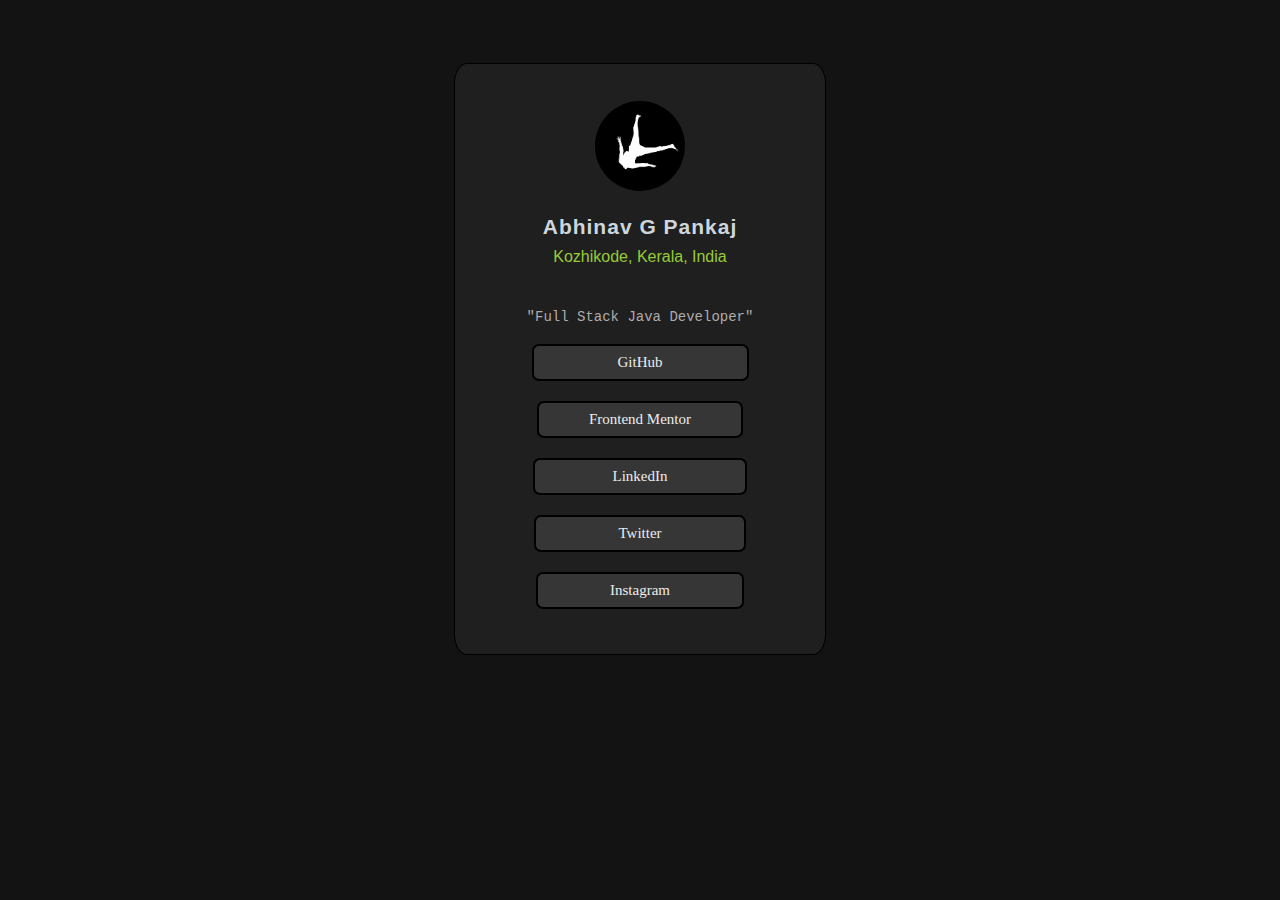
<file: HTML-CSS/Assignment 1/index.html>
<!DOCTYPE html>
<html lang="en">
<head>
    <meta charset="UTF-8">
    <meta name="viewport" content="width=device-width, initial-scale=1.0">
    <title>Assignment 1</title>
    <link rel="stylesheet" href="./style.css">
</head>
<body>
    <div class="popup">
        <img src="./Cb8WAK2c_4x.jpg" alt="photo">
        <h3 class="name">Abhinav G Pankaj</h3>
        <p class="address">Kozhikode, Kerala, India</p>
        <br>
        <p class="role">"Full Stack Java Developer"</p>
        <button class="github">GitHub</button>
        <button>Frontend Mentor</button>
        <button class="linkedin">LinkedIn</button>
        <button class="twitter">Twitter</button>
        <button class="instagram">Instagram</button>
    </div>
</body>
</html>
</file>
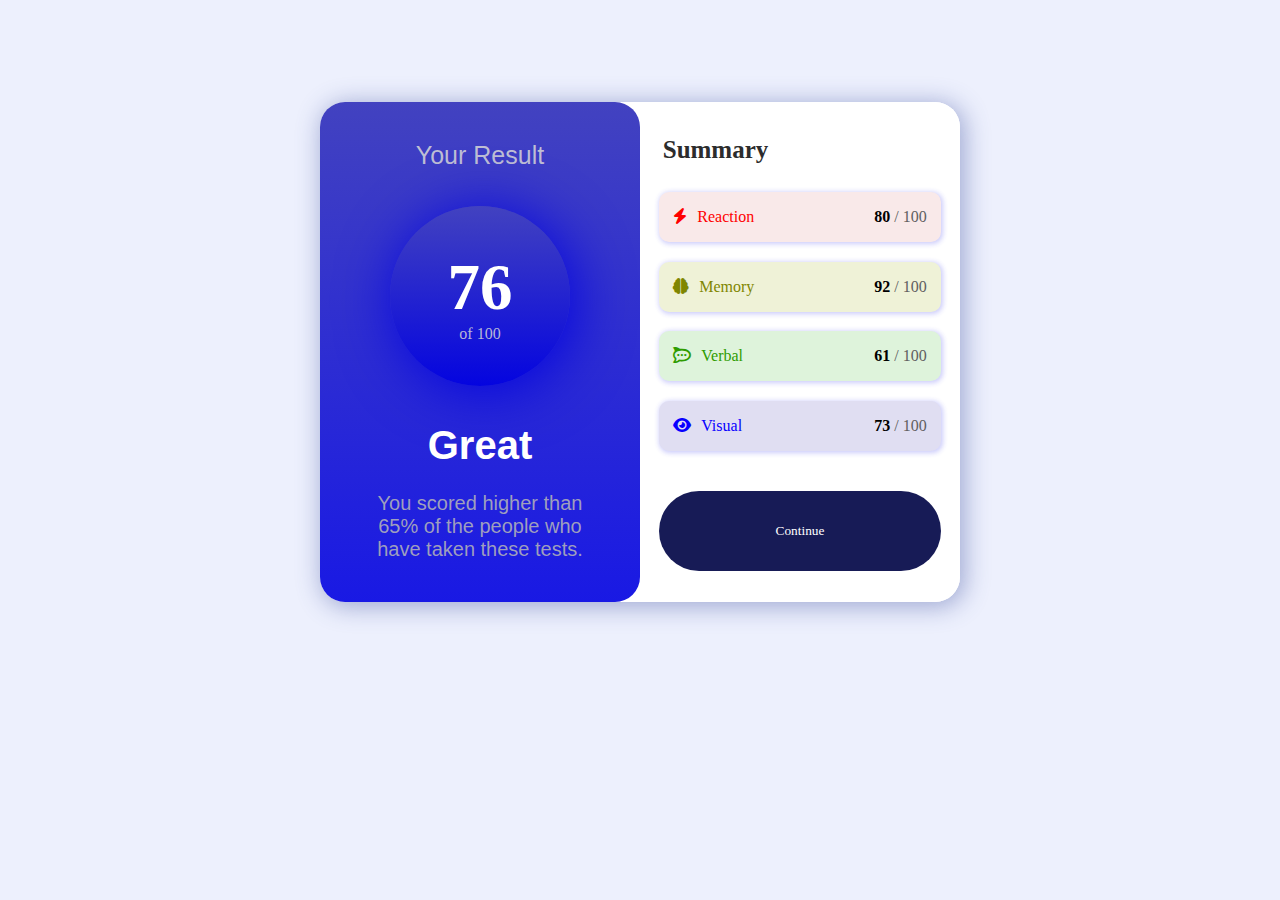
<file: HTML-CSS/Assignment 3/index.html>
<!DOCTYPE html>
<html lang="en">
<head>
    <meta charset="UTF-8">
    <meta name="viewport" content="width=device-width, initial-scale=1.0">
    <title>Test Result</title>
    <link rel="stylesheet" href="./style.css">
    <link rel="stylesheet" href="https://cdnjs.cloudflare.com/ajax/libs/font-awesome/6.7.2/css/all.min.css" integrity="sha512-Evv84Mr4kqVGRNSgIGL/F/aIDqQb7xQ2vcrdIwxfjThSH8CSR7PBEakCr51Ck+w+/U6swU2Im1vVX0SVk9ABhg==" crossorigin="anonymous" referrerpolicy="no-referrer" />
</head>
<body>
    <!-- <div id="king"> -->
        <div id="main">
        <div class="left">
            <div class="result">
            <p>Your Result</p>
            </div>
            <div class="circle">
                <h1 style="font-size: 65px;">76</h1>
                <p>of 100</p>
            </div>
            <h1>Great</h1>
            <p>You scored higher than 65% of the people who have taken these tests.</p>
        </div>
        <div class="right">
            <h1>Summary</h1>
            <div class="reaction">
                <div><i class="fa-solid fa-bolt"></i>Reaction</div>
                <p><b>80</b> / 100</p>
            </div>
            <div class="memory">
                <div><i class="fa-solid fa-brain"></i>Memory</div>
                <p><b>92</b> / 100</p>
            </div>
            <div class="verbal">
                <div><i class="fa-brands fa-rocketchat"></i>Verbal</div>
                <p><b>61</b> / 100</p>
            </div>
            <div class="visual">
                <div><i class="fa-solid fa-eye"></i>Visual</div>
                <p><b>73</b> / 100</p>
            </div>
            <button>Continue</button>
        </div>
    </div>
    <!-- </div> -->
</body>
</html>
</file>
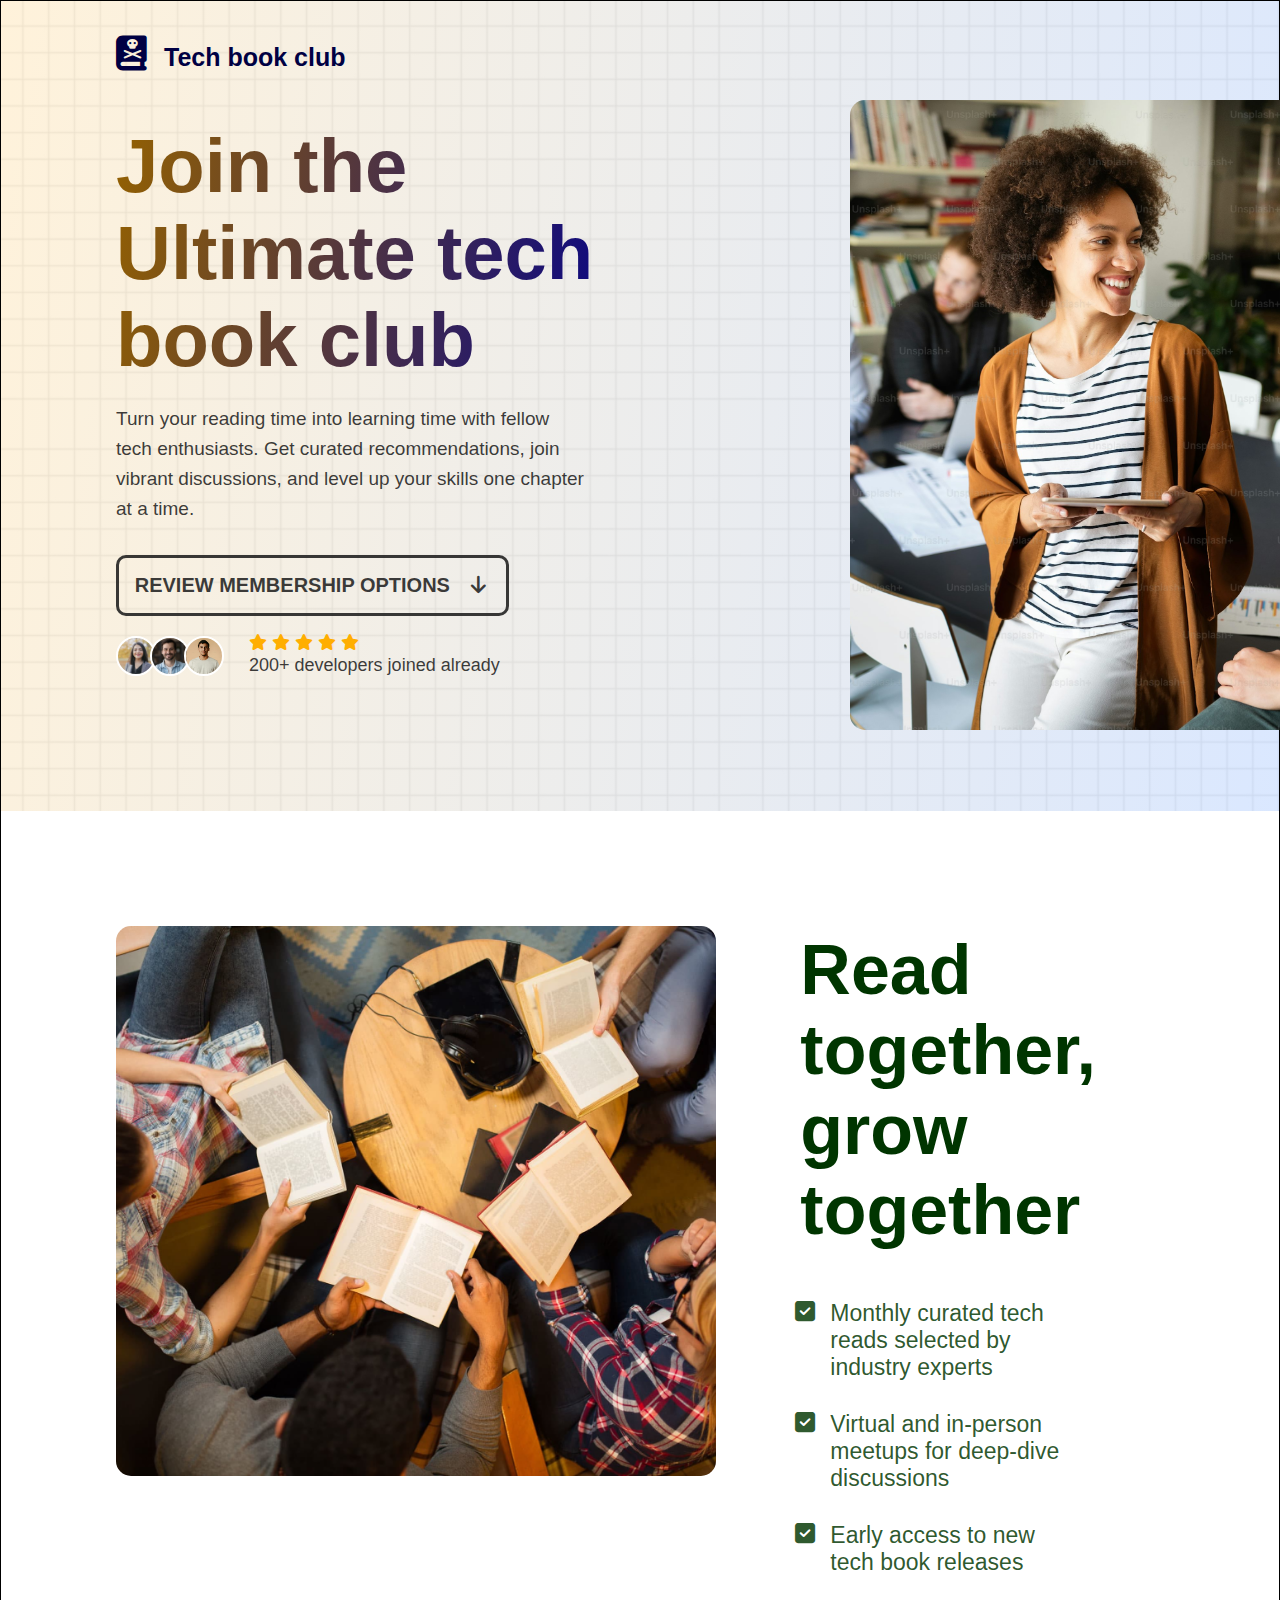
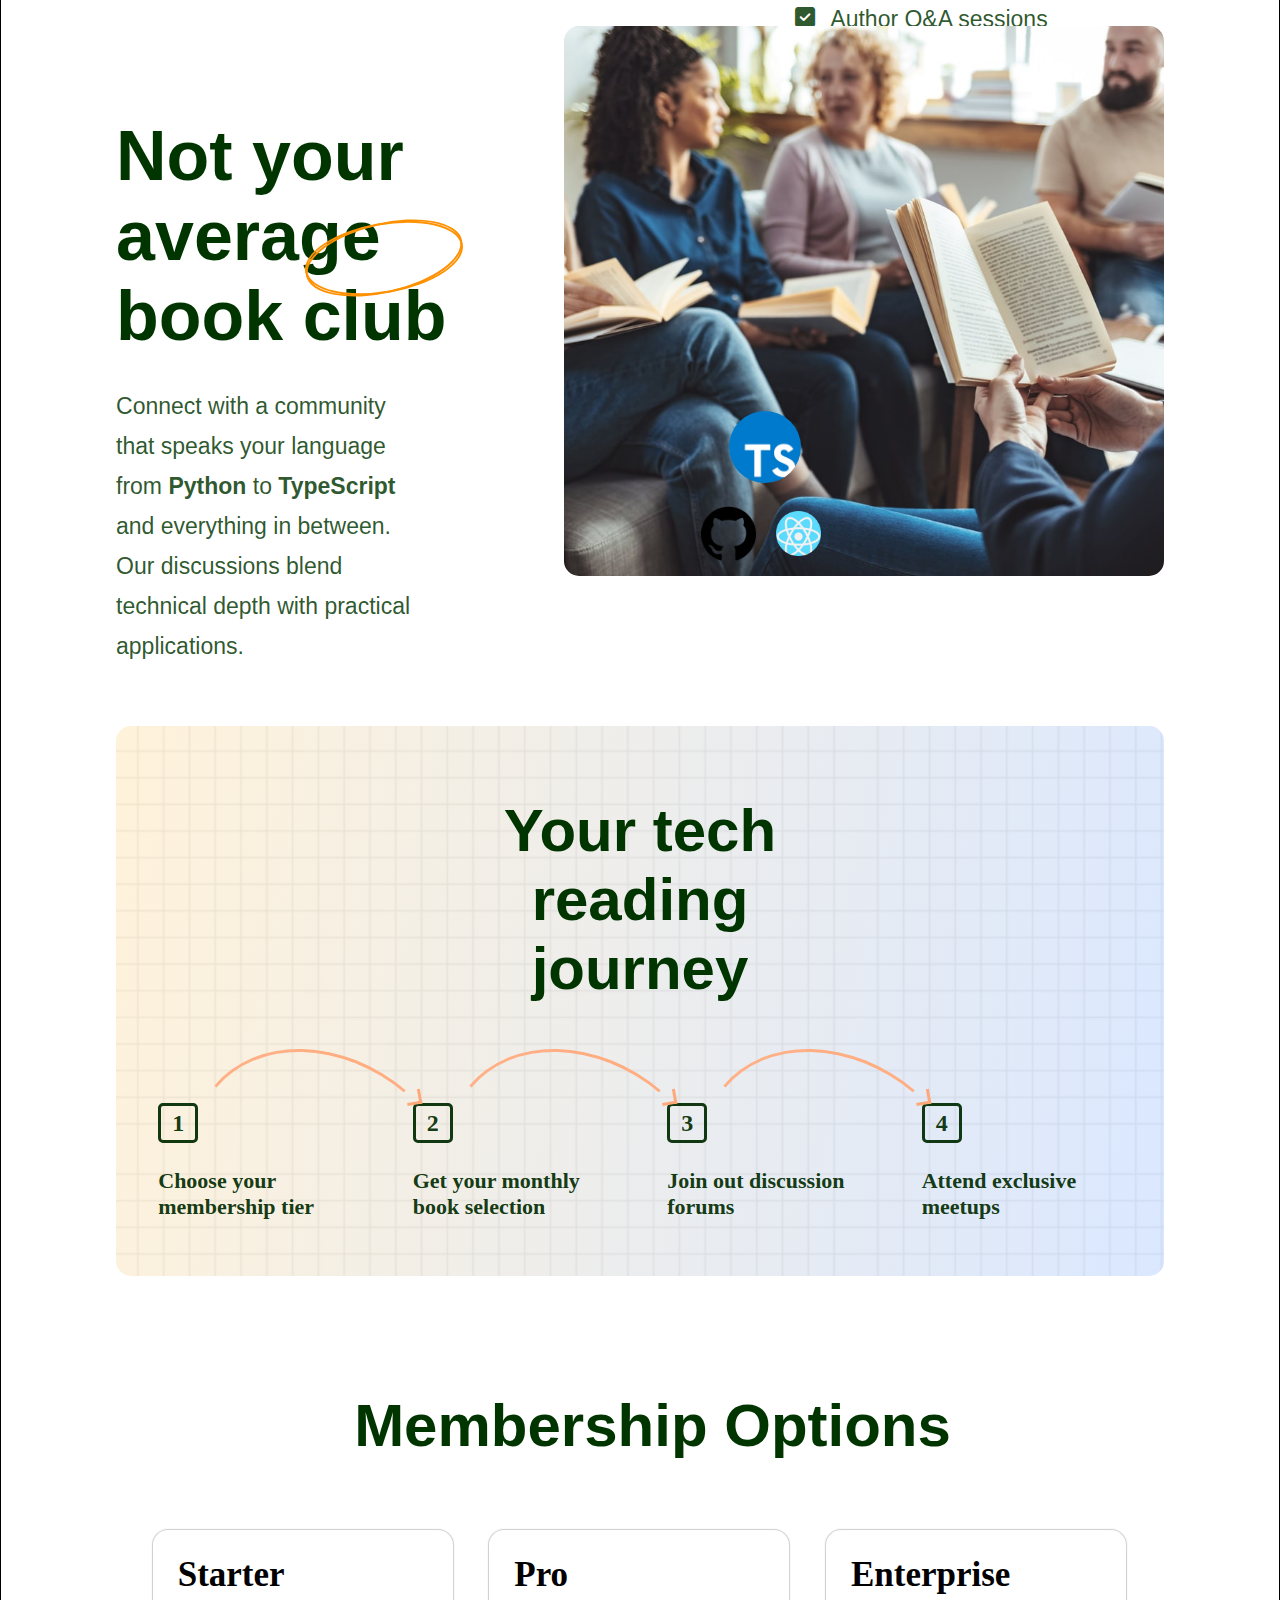
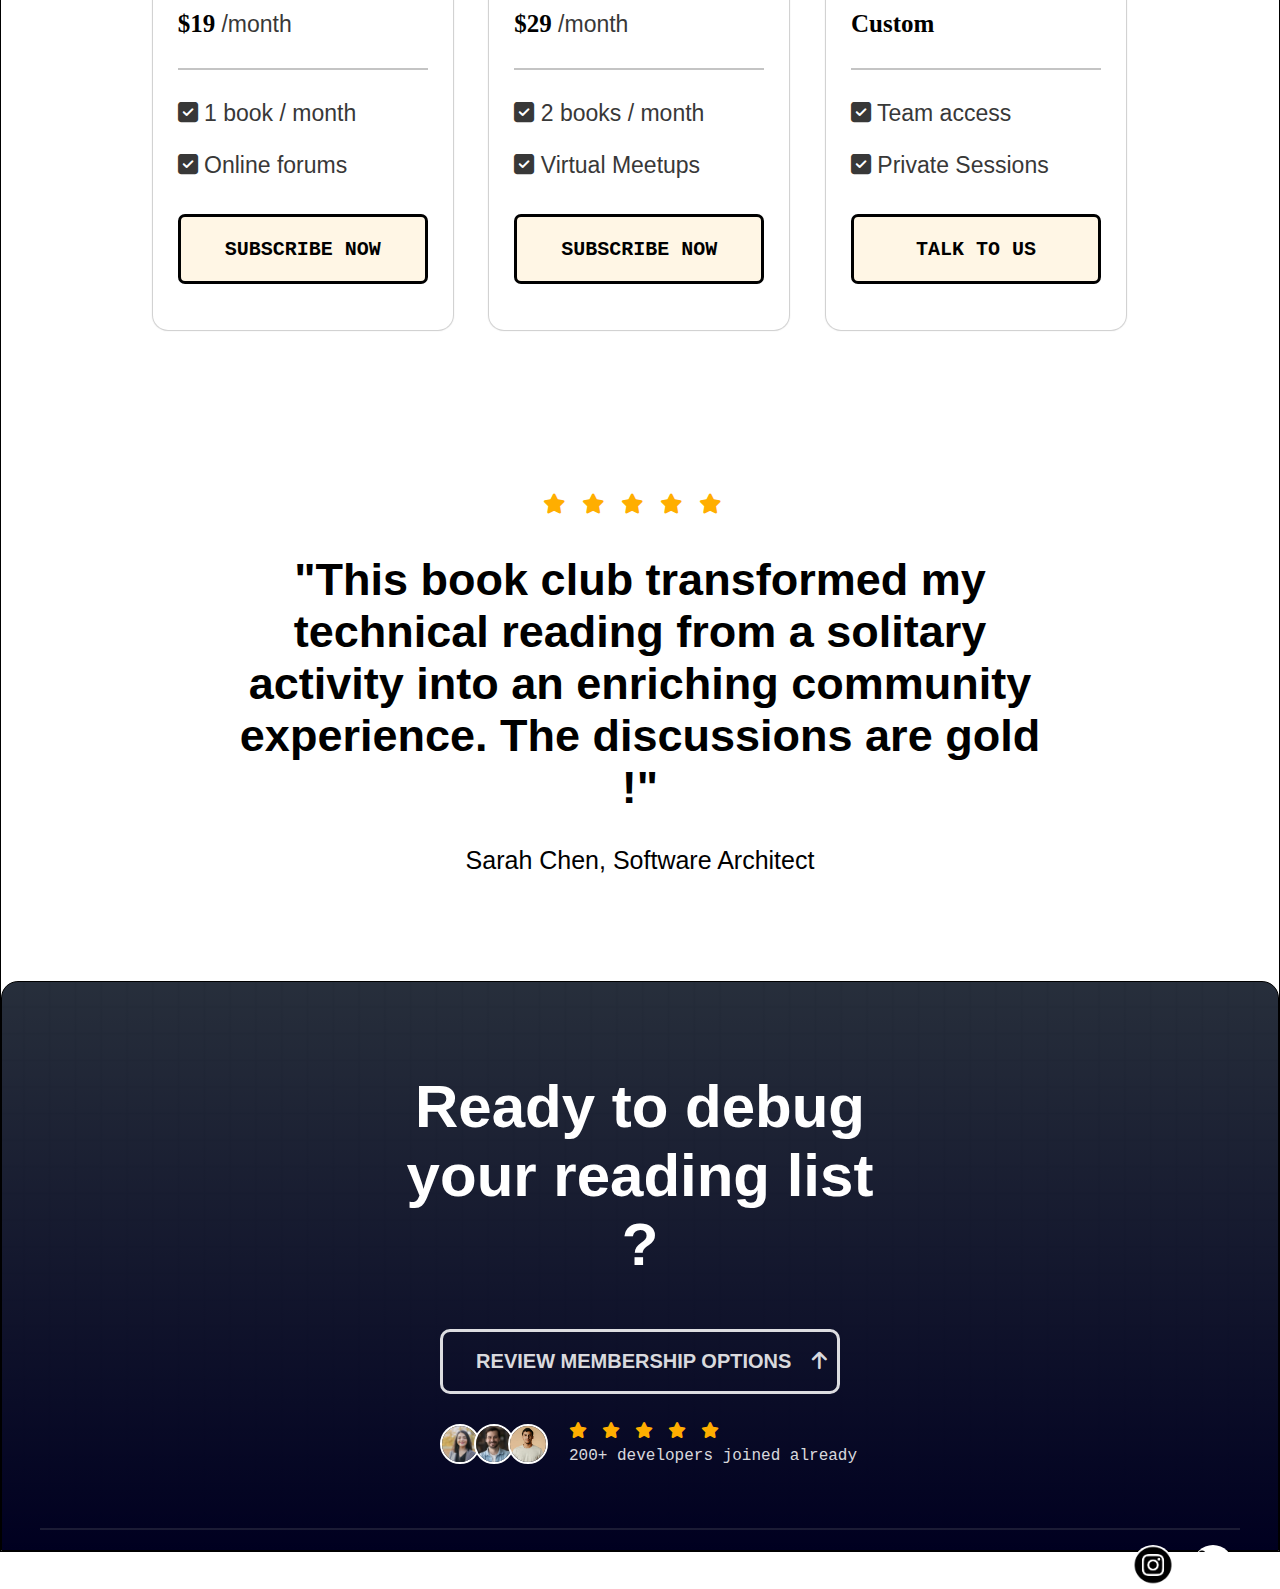
<file: HTML-CSS/Assignment 4/index.html>
<!DOCTYPE html>
<html lang="en">
<head>
    <meta charset="UTF-8">
    <meta name="viewport" content="width= , initial-scale=1.0">
    <title>TechBook Club</title>
    <link rel="stylesheet" href="./style.css">
    <link rel="stylesheet" href="https://cdnjs.cloudflare.com/ajax/libs/font-awesome/6.7.2/css/all.min.css" integrity="sha512-Evv84Mr4kqVGRNSgIGL/F/aIDqQb7xQ2vcrdIwxfjThSH8CSR7PBEakCr51Ck+w+/U6swU2Im1vVX0SVk9ABhg==" crossorigin="anonymous" referrerpolicy="no-referrer" />
</head>
<body>
    <div id="main">


        <div class="box1">


            <div class="left">
            <h1 style="font-family:'Lucida Sans', 'Lucida Sans Regular', 'Lucida Grande', 'Lucida Sans Unicode', Geneva, Verdana, sans-serif ; font-size: 25px; color: rgb(0, 0, 67);"><i class="fa-solid fa-book-skull"></i> Tech book club</h1>
            <h1>Join the <br>Ultimate tech <br>book club</h1>

            <p>Turn your reading time into learning time with fellow tech enthusiasts. Get curated recommendations, join vibrant discussions, and level up your skills one chapter at a time.</p>

            <a href="#MO"><button>REVIEW MEMBERSHIP OPTIONS <i class="fa-solid fa-arrow-down"></i></button></a>
            <div class="reviews">
                <div class="pics">
                <img class="1st" src="./1.jpg" alt="dp1">
                <img src="./2.jpg" alt="dp2">
                <img src="./3.jpg" alt="dp3">
                </div>
                <div class="rating">
                    <div class="stars"><i class="fa-solid fa-star"></i><i class="fa-solid fa-star"></i><i class="fa-solid fa-star"></i><i class="fa-solid fa-star"></i><i class="fa-solid fa-star"></i>
                    </div>
                    <div class="desc"><p>200+ developers joined already</p>
                    </div>
                </div>
            </div>
            </div>
            <div class="right">
                <img src="./premium_photo-1661420122832-438371b5ef78.jpg" alt="workplace">
            </div>
        </div>


        <div class="box2">


            <div class="left">
                <img src="./104702698-GettyImages-583816330-book-club.jpg" alt="2nd left">
            </div>
            <div class="right">
                <h1>Read together, grow together</h1>
                <div class="para">
                <p><i class="fa-solid fa-square-check"></i>Monthly curated tech reads selected by industry experts</p>
                <p><i class="fa-solid fa-square-check"></i>Virtual and in-person meetups for deep-dive discussions</p>
                <p><i class="fa-solid fa-square-check"></i>Early access to new tech book releases</p>
                <p><i class="fa-solid fa-square-check"></i>Author Q&A sessions with tech thought leaders</p>
                </div>
            </div>
        </div>


        <div class="box3">
            <div class="left">
                <h1>Not your average book club</h1>
                <p>Connect with a community that speaks your language from <b>Python</b> to <b>TypeScript</b> and everything in between. Our discussions blend technical depth with practical applications.</p>
            </div>
            <div class="right">
                <img src="./iStock-1390798814.jpg" alt="pic3">
            </div>
            <div class="round1"></div>
            <div class="round2"></div>
            <img src="./github.png" alt="github">
            <img src="./react.png" alt="react">
            <img src="./ts.png" alt="typescript">
        </div>


        <div class="box4">
            <div class="sub">
                <div class="head">
                <h1>Your tech reading journey</h1>
                </div>    
            <div class="points">
                <div class="div1">
                <h2>1</h2>
                <p>Choose your membership tier</p>
                </div>
                <div class="curve"></div>
                <div class="div2">
                <h2>2</h2>
                <p>Get your monthly book selection</p>
                </div>
                <div class="curve"></div>
                <div class="div3">
                <h2>3</h2>
                <p>Join out discussion forums</p>
                </div>
                <div class="curve"></div>
                <div class="div4">
                <h2>4</h2>
                <p>Attend exclusive meetups</p>
                </div>

            </div>   
            </div>
        </div>


        <div id="MO">
                <h1>Membership Options</h1>
            <div class="options">
                <div class="starter">
                    <h1>Starter</h1>
                    <p class="price"><b>$19 </b> /month</p>
                    <hr>
                    <p><i class="fa-solid fa-square-check"></i> 1 book / month</p>
                    <p><i class="fa-solid fa-square-check"></i> Online forums</p>
                    <button>Subscribe Now</button>
                </div>
                <div class="pro">
                    <h1>Pro</h1>
                    <p class="price"><b>$29 </b> /month</p>
                    <hr>
                    <p><i class="fa-solid fa-square-check"></i> 2 books / month</p>
                    <p><i class="fa-solid fa-square-check"></i> Virtual Meetups</p>
                    <button>Subscribe Now</button>
                </div>
                <div class="enterprise">
                    <h1>Enterprise</h1>
                    <p class="price"><b>Custom</b></p>
                    <hr>
                    <p><i class="fa-solid fa-square-check"></i> Team access</p>
                    <p> <i class="fa-solid fa-square-check"></i> Private Sessions</p>
                    <button>Talk To Us</button>
                </div>
            </div>
        </div>


        <div class="box6">
            <div class="stars">
            <i class="fa-solid fa-star"></i><i class="fa-solid fa-star"></i><i class="fa-solid fa-star"></i><i class="fa-solid fa-star"></i><i class="fa-solid fa-star"></i>
            </div>
            <div class="content">
            <h1>"This book club transformed my technical reading from a solitary activity into an enriching community experience. The discussions are gold !"</h1>
            <p>Sarah Chen, Software Architect</p>
            </div>
        </div>

        <div class="box7">
            <div class="foot">
                <h1>Ready to debug your reading list ?</h1>
                <a href="#MO"><button>Review Membership Options <i class="fa-solid fa-arrow-up"></i></button></a>
                <div class="reviews">
                <div class="pics">
                <img class="1st" src="./1.jpg" alt="dp1">
                <img src="./2.jpg" alt="dp2">
                <img src="./3.jpg" alt="dp3">
                </div>
                <div class="rating">
                    <div class="stars"><i class="fa-solid fa-star"></i><i class="fa-solid fa-star"></i><i class="fa-solid fa-star"></i><i class="fa-solid fa-star"></i><i class="fa-solid fa-star"></i>
                    </div>
                    <div class="desc"><p>200+ developers joined already</p>
                    </div>
                </div>     
            </div>
            <hr>    
            <div class="copyright">
                <div class="name">
                <h1> © 2025 - MrTaarzan </h1>
                </div>
                <div class="social">
                <a target="_blank" href="https://www.instagram.com/mrtaarzan/"><img src="./insta.png" alt="insta"></a>
                <a target="_blank" href="https://www.linkedin.com/in/abhinav-g-pankaj/"><img src="./linkedin.png" alt="linkedin"></a>
                </div>
            </div>
            </div>
    </div>
</body>
</html>
</file>
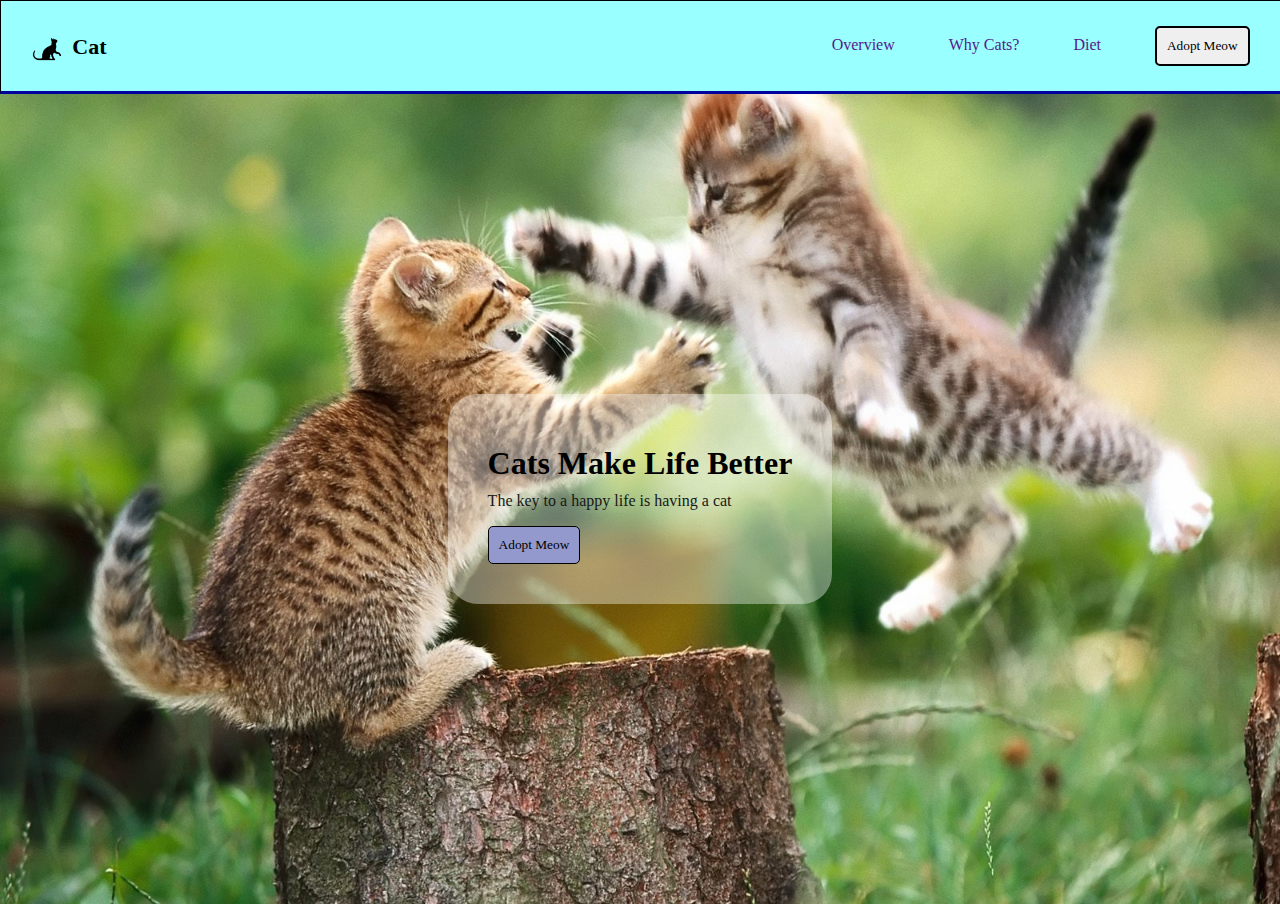
<file: HTML-CSS/Cat Page/index.html>
<!DOCTYPE html>
<html lang="en">
<head>
    <meta charset="UTF-8">
    <meta name="viewport" content="width=device-width, initial-scale=1.0">
    <title>Cat</title>
    <link rel="stylesheet" href="./style.css">
</head>
<body>
    <nav>
        <div class="left">
            <img src="./catpng.parspng.com_.png" alt="">
            Cat
        </div>
        <div class="right">
            <a href="">Overview</a>
            <a href="">Why Cats?</a>
            <a href="">Diet</a>
            <button class="adopt">Adopt Meow</button>
    </nav>
    <div class="content">
        <div class="bg">
        <h1>Cats Make Life Better</h1>
        <p>The key to a happy life is having a cat</p>
        <button class="adopt">Adopt Meow</button>
        </div>
        </div>
    </div>
</body>
</html>
</file>
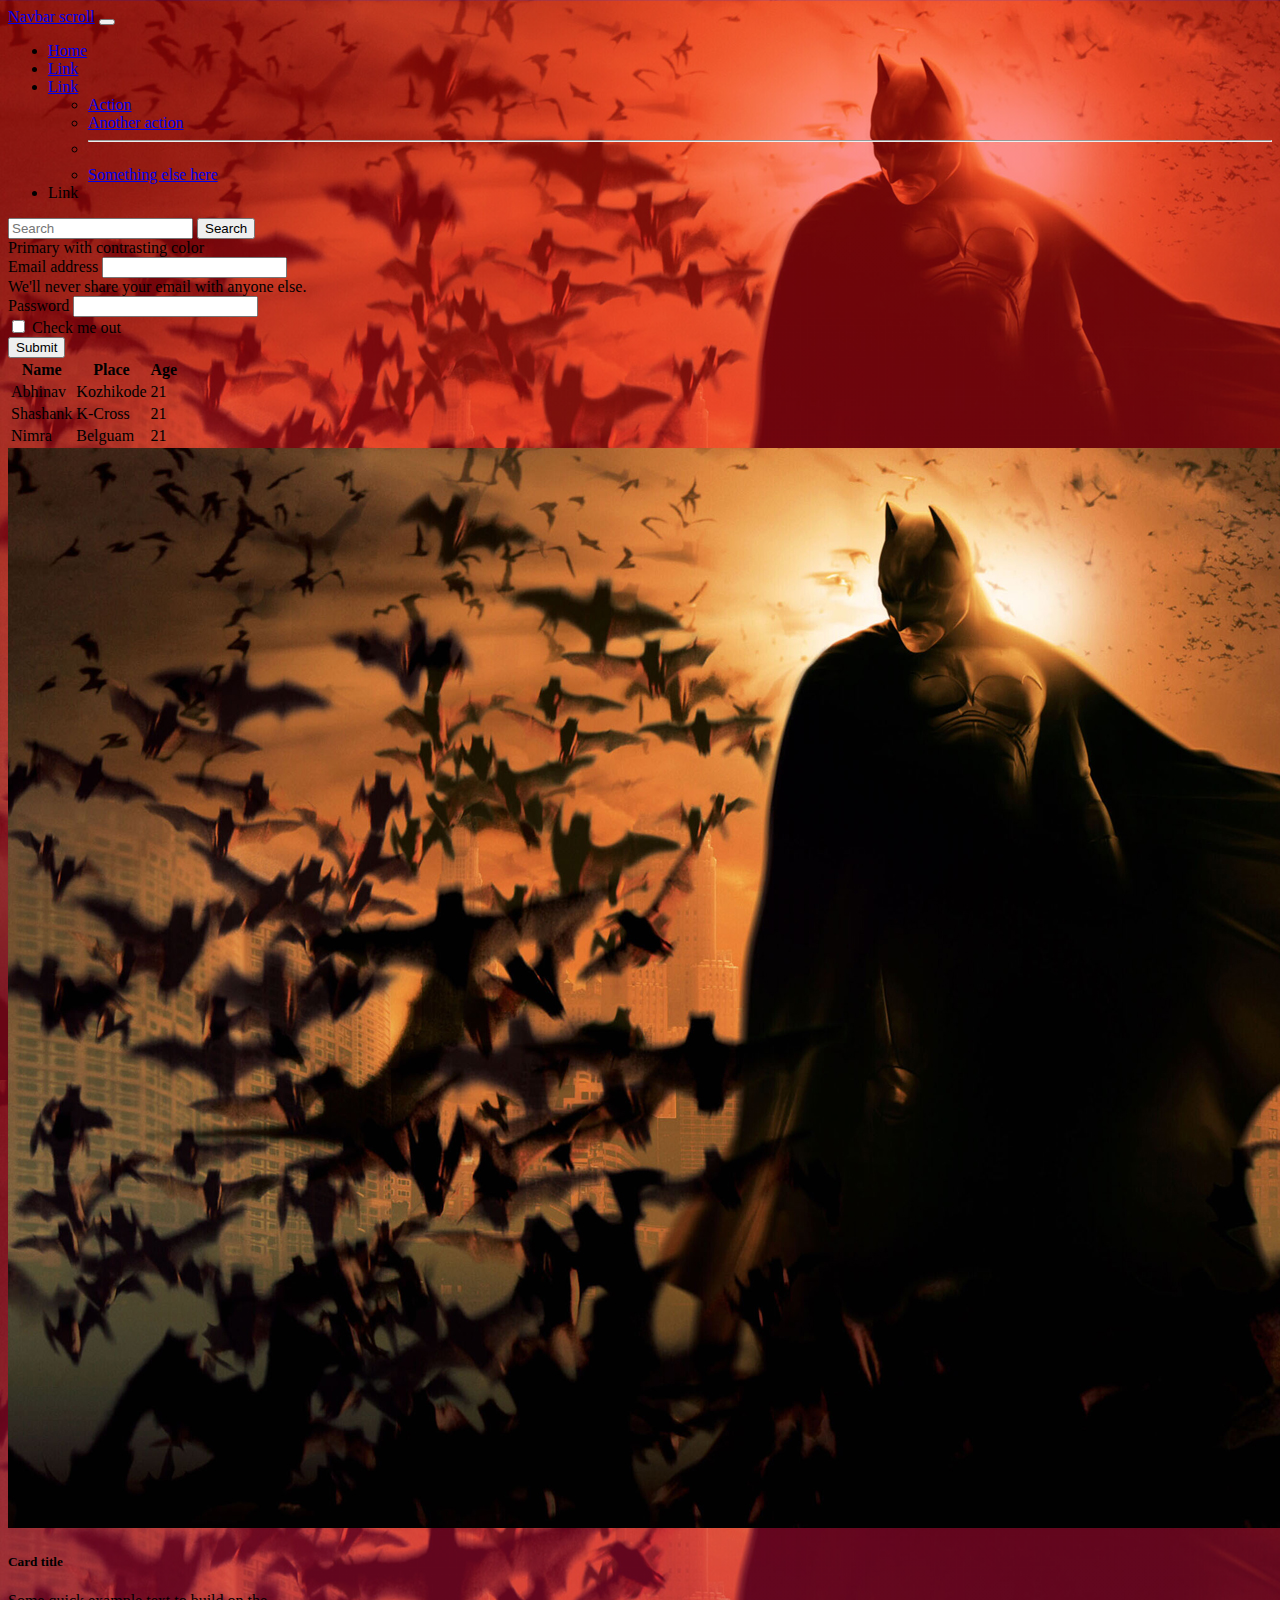
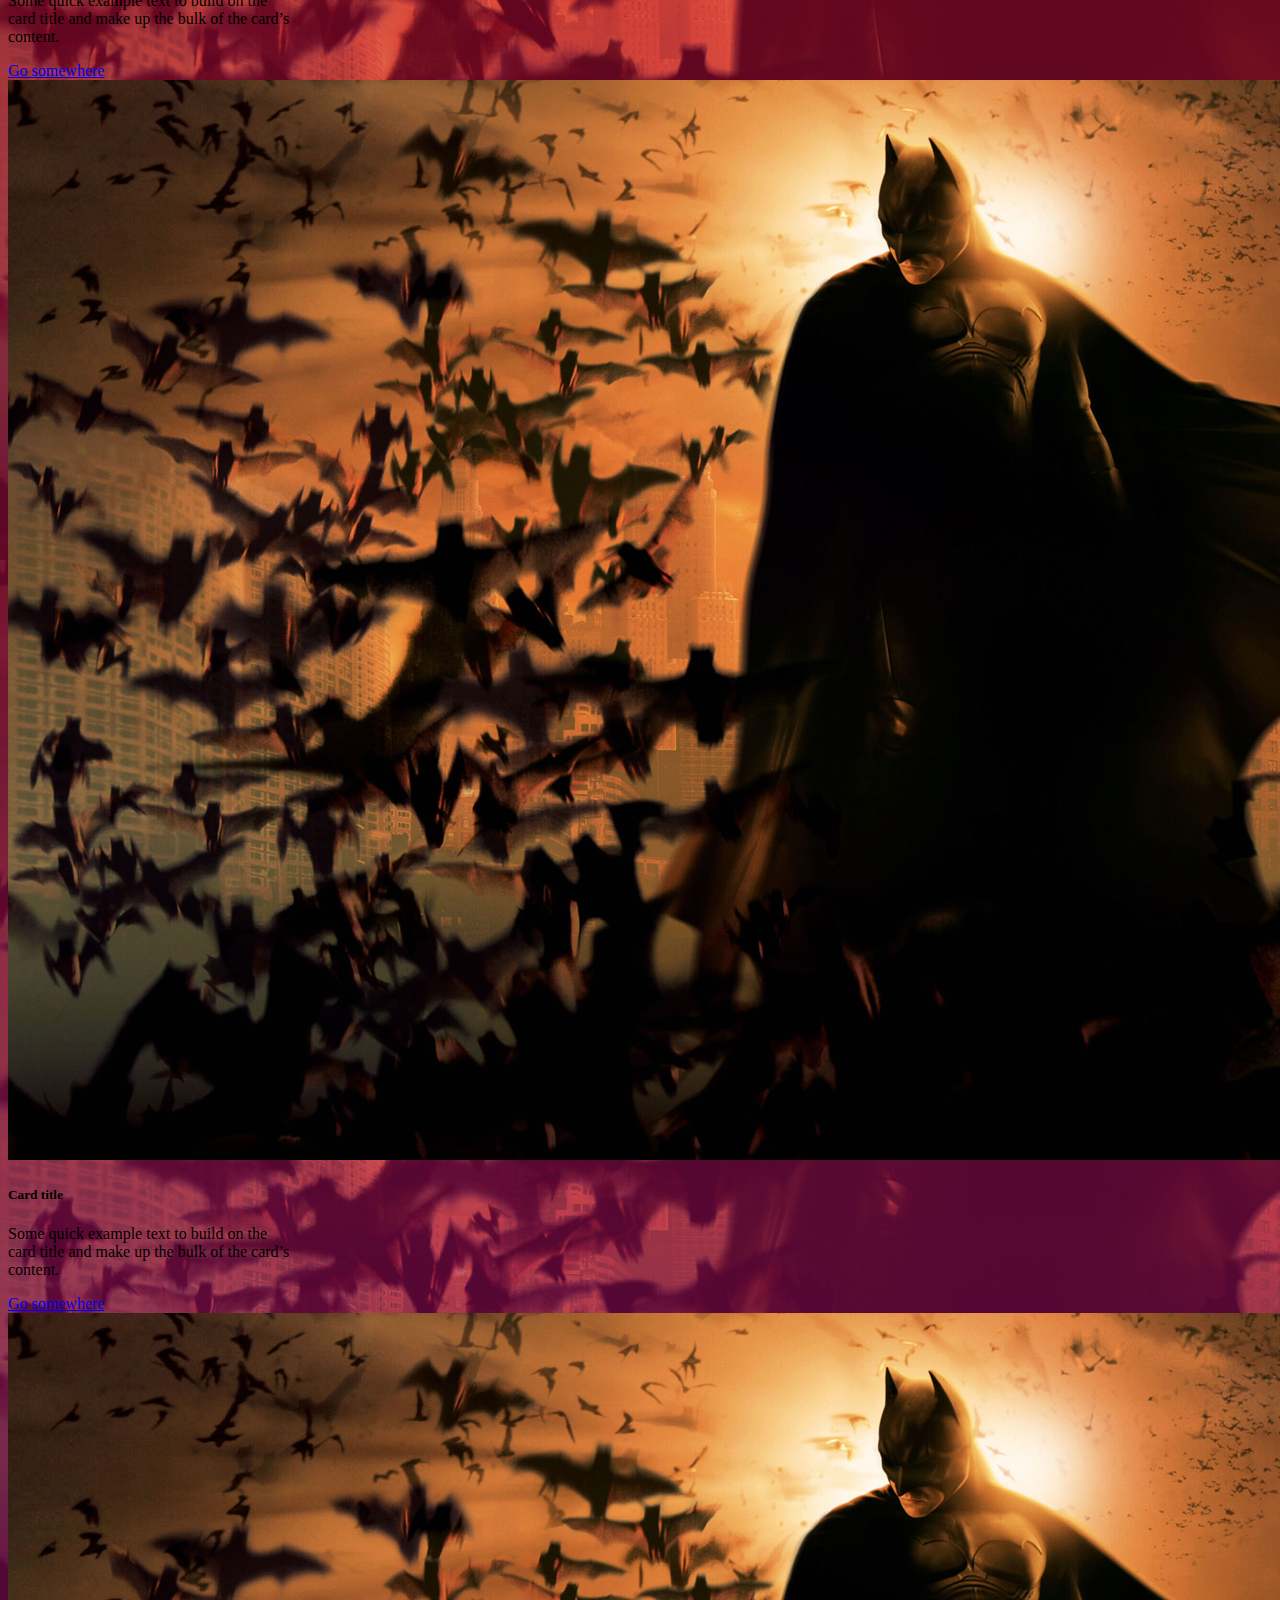
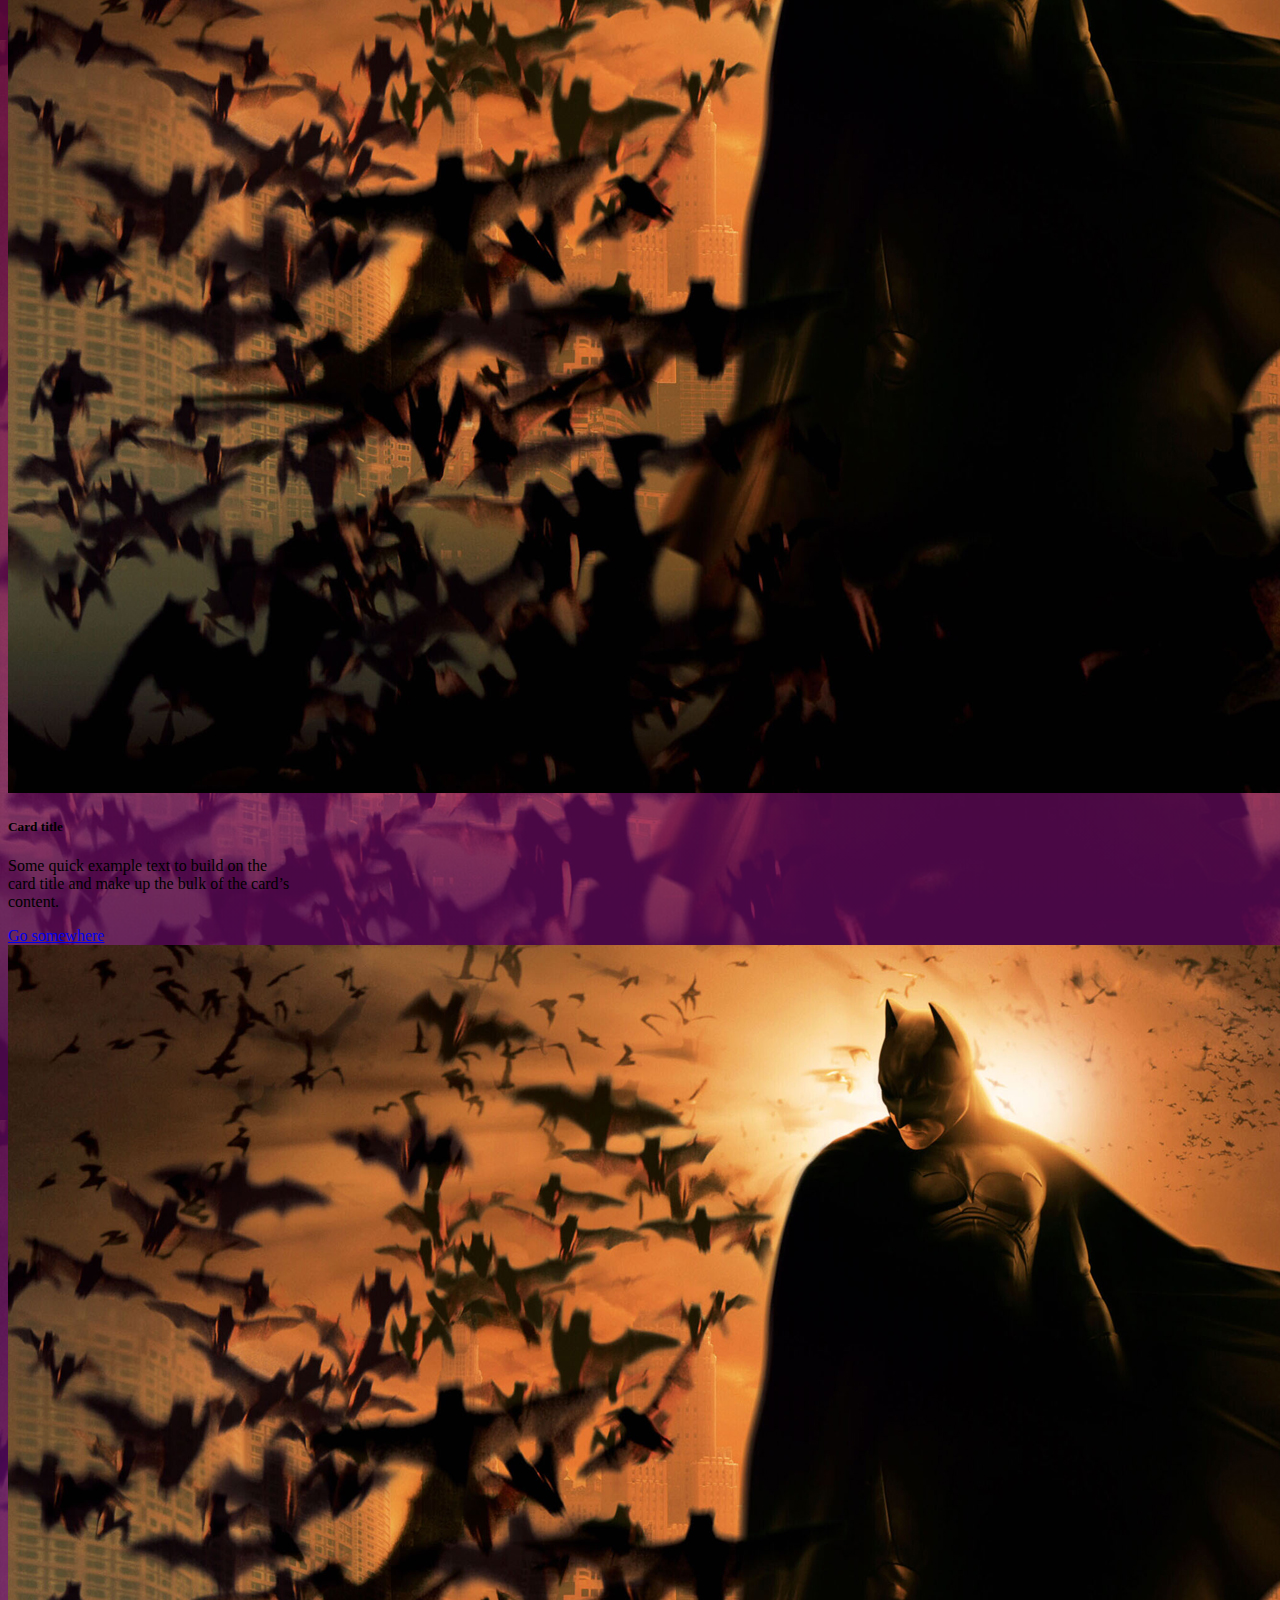
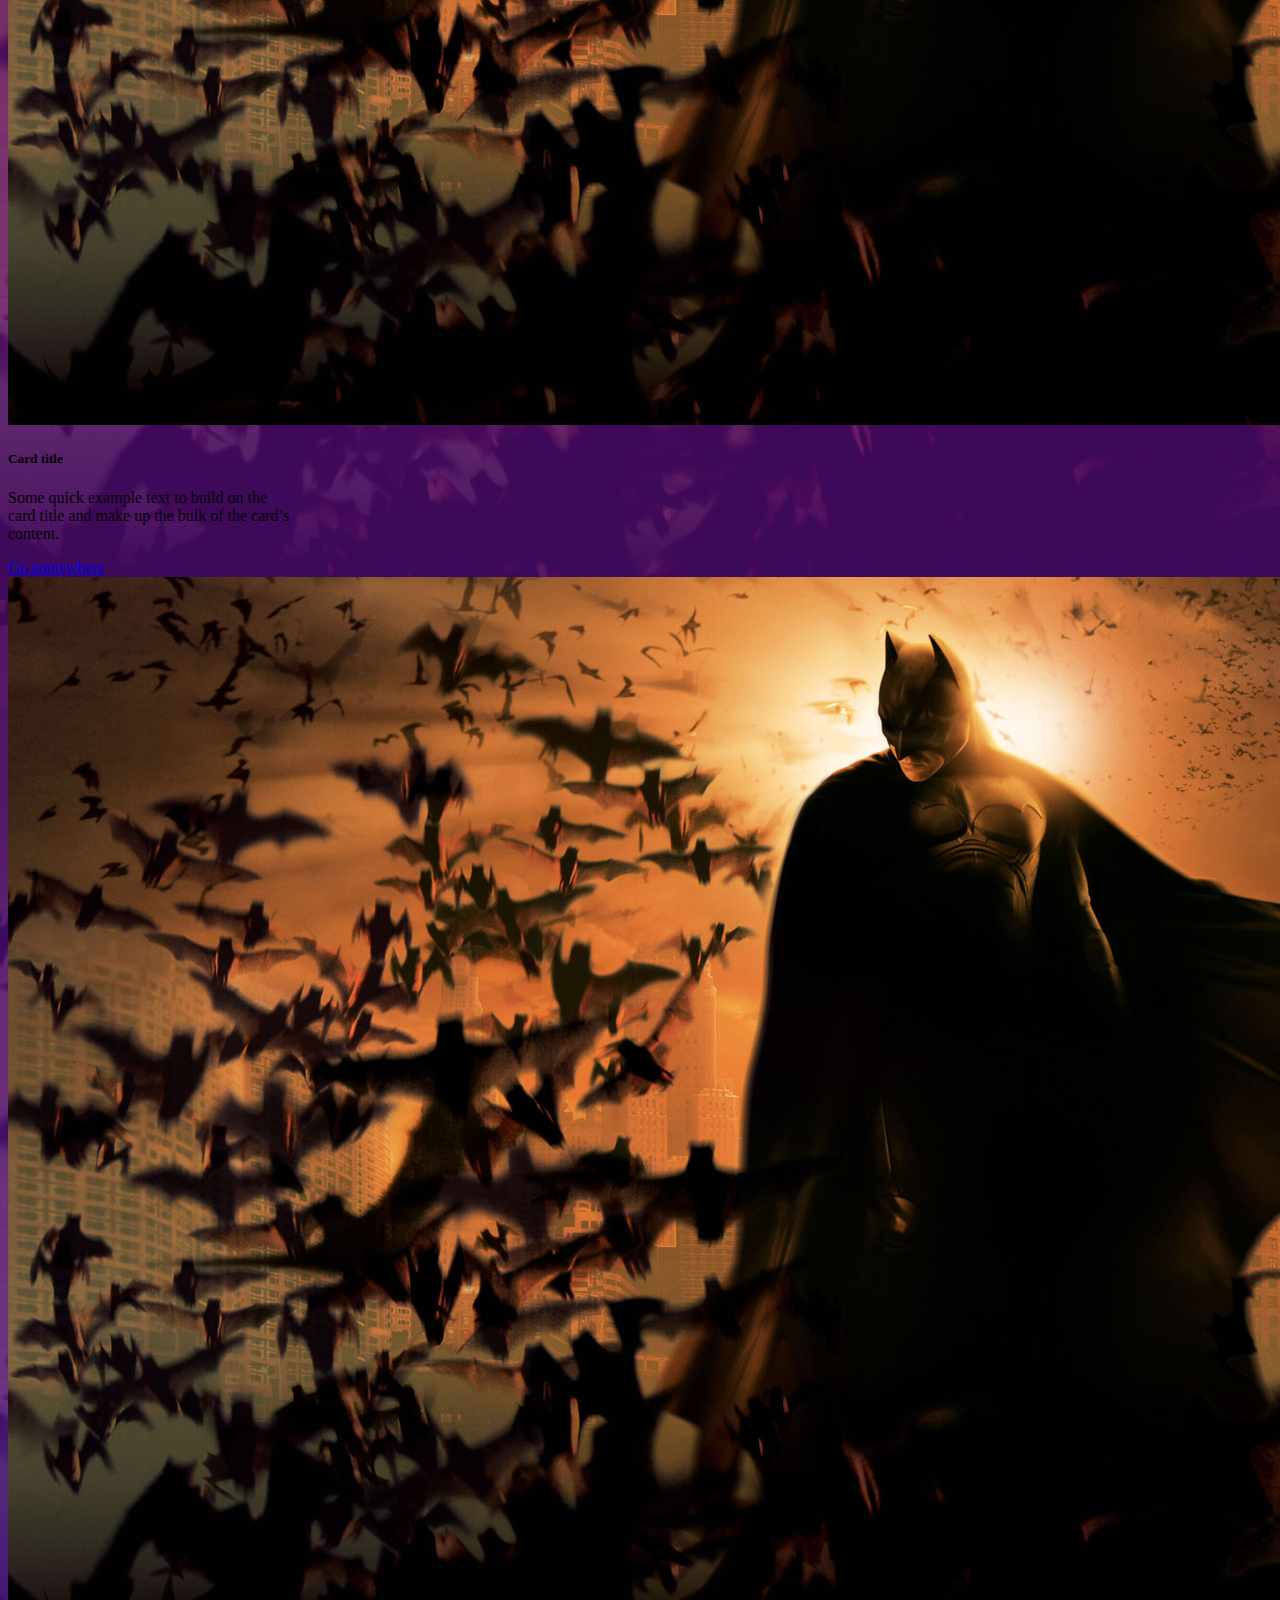
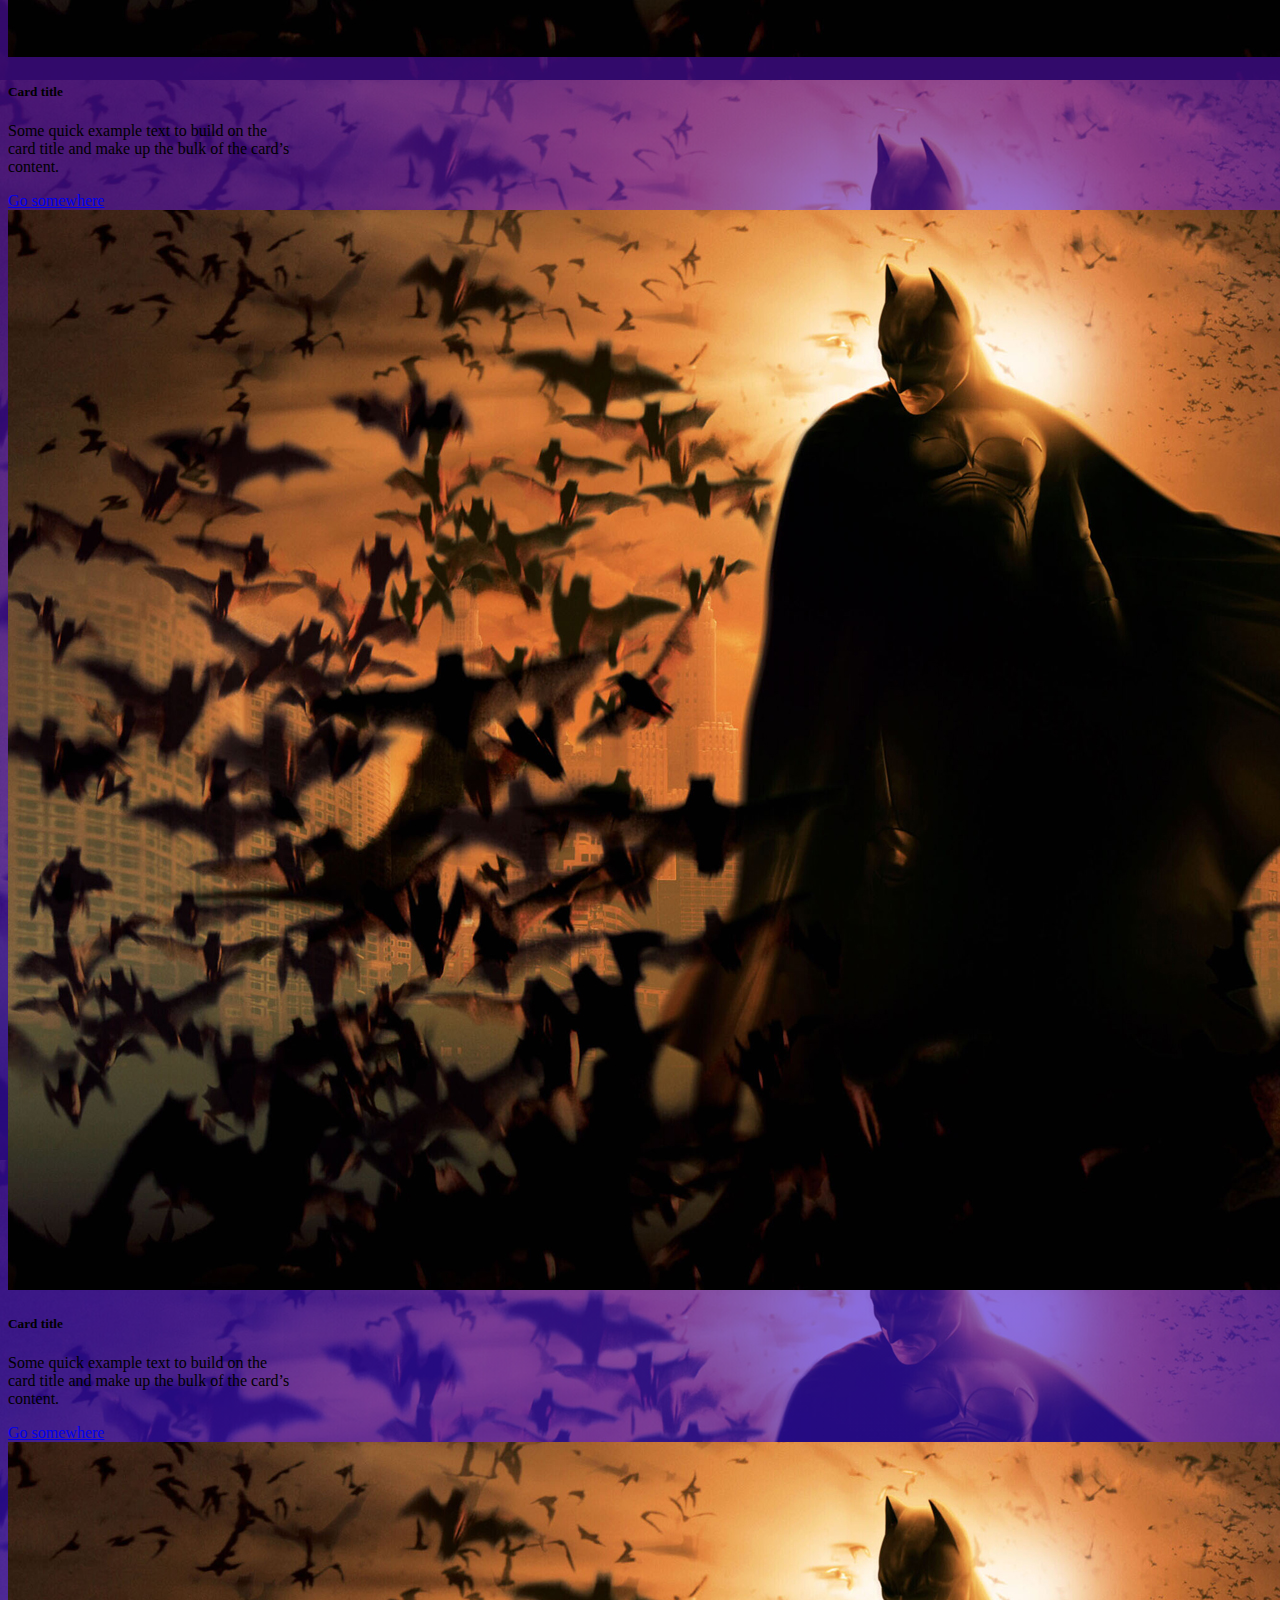
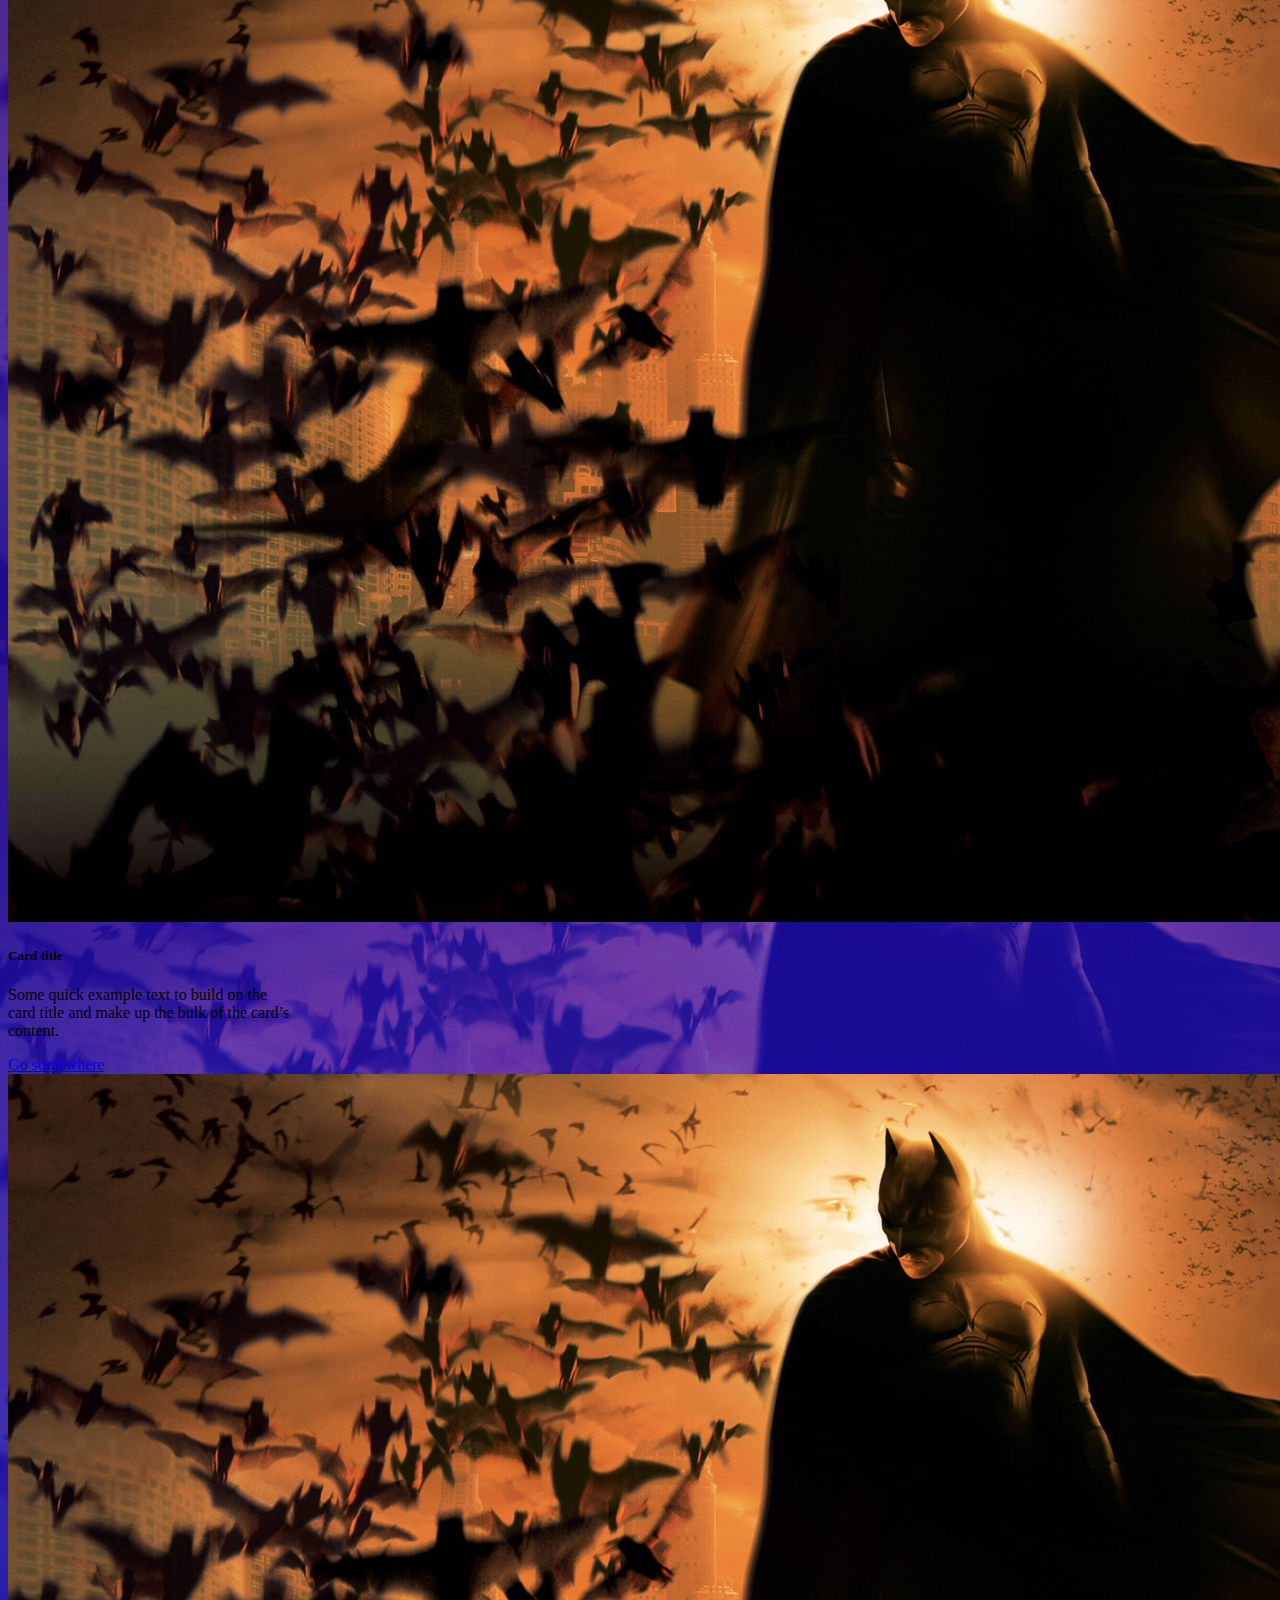
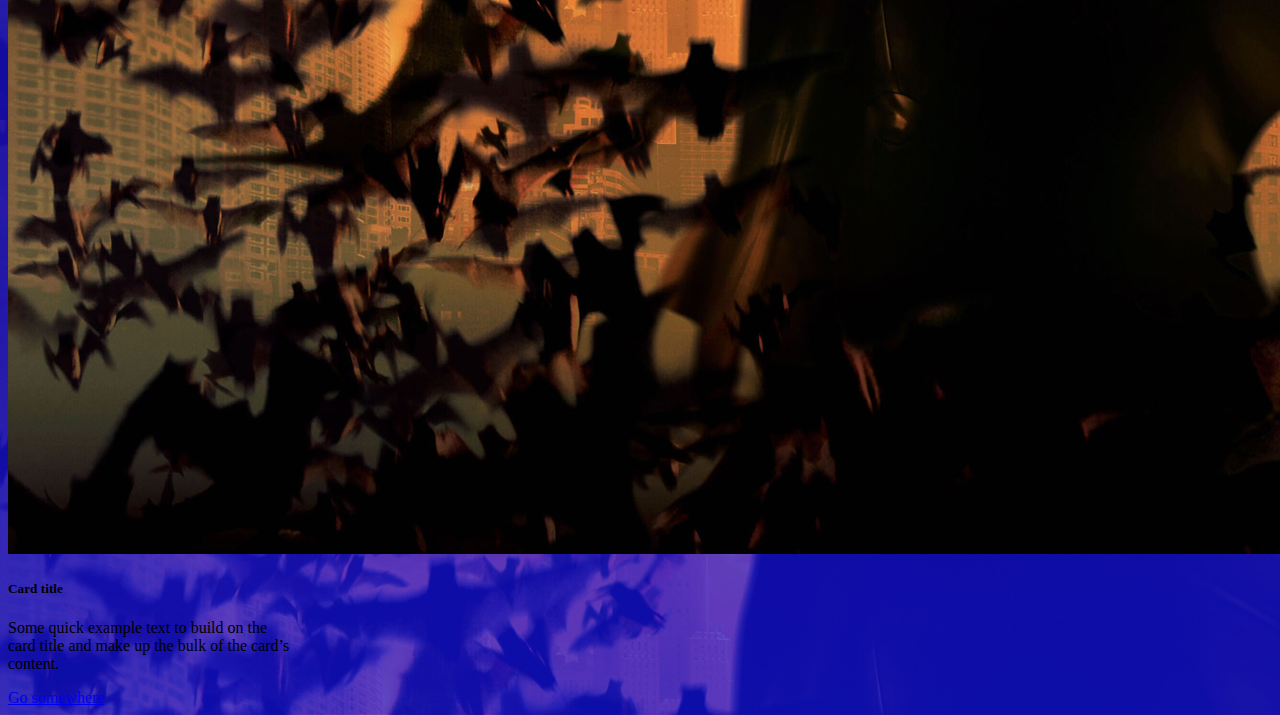
<file: HTML-CSS/Day 8/index.html>
<!DOCTYPE html>
<html lang="en">
<head>
    <meta charset="UTF-8">
    <meta name="viewport" content="width=device-width, initial-scale=1.0">
    <title>Bootstrap</title>
    <link href="https://cdn.jsdelivr.net/npm/bootstrap@5.3.7/dist/css/bootstrap.min.css" rel="stylesheet" integrity="sha384-LN+7fdVzj6u52u30Kp6M/trliBMCMKTyK833zpbD+pXdCLuTusPj697FH4R/5mcr" crossorigin="anonymous">
    <script src="https://cdn.jsdelivr.net/npm/bootstrap@5.3.7/dist/js/bootstrap.bundle.min.js" integrity="sha384-ndDqU0Gzau9qJ1lfW4pNLlhNTkCfHzAVBReH9diLvGRem5+R9g2FzA8ZGN954O5Q" crossorigin="anonymous"></script>
    <link rel="stylesheet" href="style.css">
</head>
<body>
<nav class="navbar navbar-expand-lg bg-body-tertiary">
  <div class="container-fluid">
    <a class="navbar-brand" href="#">Navbar scroll</a>
    <button class="navbar-toggler" type="button" data-bs-toggle="collapse" data-bs-target="#navbarScroll" aria-controls="navbarScroll" aria-expanded="false" aria-label="Toggle navigation">
      <span class="navbar-toggler-icon"></span>
    </button>
    <div class="collapse navbar-collapse" id="navbarScroll">
      <ul class="navbar-nav me-auto my-2 my-lg-0 navbar-nav-scroll" style="--bs-scroll-height: 100px;">
        <li class="nav-item">
          <a class="nav-link active" aria-current="page" href="#">Home</a>
        </li>
        <li class="nav-item">
          <a class="nav-link" href="#">Link</a>
        </li>
        <li class="nav-item dropdown">
          <a class="nav-link dropdown-toggle" href="#" role="button" data-bs-toggle="dropdown" aria-expanded="false">
            Link
          </a>
          <ul class="dropdown-menu">
            <li><a class="dropdown-item" href="#">Action</a></li>
            <li><a class="dropdown-item" href="#">Another action</a></li>
            <li><hr class="dropdown-divider"></li>
            <li><a class="dropdown-item" href="#">Something else here</a></li>
          </ul>
        </li>
        <li class="nav-item">
          <a class="nav-link disabled" aria-disabled="true">Link</a>
        </li>
      </ul>
      <form class="d-flex" role="search">
        <input class="form-control me-2" type="search" placeholder="Search" aria-label="Search"/>
        <button class="btn btn-outline-success" type="submit">Search</button>
      </form>
    </div>
  </div>
</nav>
<div class="text-bg-primary p-3">Primary with contrasting color</div>
<form>
  <div class="mb-3">
    <label for="exampleInputEmail1" class="form-label">Email address</label>
    <input type="email" class="form-control" id="exampleInputEmail1" aria-describedby="emailHelp">
    <div id="emailHelp" class="form-text">We'll never share your email with anyone else.</div>
  </div>
  <div class="mb-3">
    <label for="exampleInputPassword1" class="form-label">Password</label>
    <input type="password" class="form-control" id="exampleInputPassword1">
  </div>
  <div class="mb-3 form-check">
    <input type="checkbox" class="form-check-input" id="exampleCheck1">
    <label class="form-check-label" for="exampleCheck1">Check me out</label>
  </div>
  <button type="submit" class="btn btn-primary">Submit</button>
</form>
<table class="table table-hover">
  <th>
    Name
    </th>
    <th>Place</th>
    <th>Age</th>
  </th>
  <tr>
    <td>Abhinav</td>
    <td>Kozhikode</td>
    <td>21</td>
  </tr>
  <td>Shashank</td>
  <td>K-Cross</td>
  <td>21</td>
  <tr>
    <td>Nimra</td>
    <td>Belguam</td>
    <td>21</td>
  </tr>
</table>
<div class="d-flex justify-content-center flex-wrap gap-5">
<div class="card" style="width: 18rem;">
  <img src="./1928456.jpg" class="card-img-top" alt="...">
  <div class="card-body">
    <h5 class="card-title">Card title</h5>
    <p class="card-text">Some quick example text to build on the card title and make up the bulk of the card’s content.</p>
    <a href="#" class="btn btn-primary">Go somewhere</a>
  </div>
</div>
<div class="card" style="width: 18rem;">
  <img src="./1928456.jpg" class="card-img-top" alt="...">
  <div class="card-body">
    <h5 class="card-title">Card title</h5>
    <p class="card-text">Some quick example text to build on the card title and make up the bulk of the card’s content.</p>
    <a href="#" class="btn btn-primary">Go somewhere</a>
  </div>
</div>
<div class="card" style="width: 18rem;">
  <img src="./1928456.jpg" class="card-img-top" alt="...">
  <div class="card-body">
    <h5 class="card-title">Card title</h5>
    <p class="card-text">Some quick example text to build on the card title and make up the bulk of the card’s content.</p>
    <a href="#" class="btn btn-primary">Go somewhere</a>
  </div>
</div>
<div class="card" style="width: 18rem;">
  <img src="./1928456.jpg" class="card-img-top" alt="...">
  <div class="card-body">
    <h5 class="card-title">Card title</h5>
    <p class="card-text">Some quick example text to build on the card title and make up the bulk of the card’s content.</p>
    <a href="#" class="btn btn-primary">Go somewhere</a>
  </div>
</div>
<div class="card" style="width: 18rem;">
  <img src="./1928456.jpg" class="card-img-top" alt="...">
  <div class="card-body">
    <h5 class="card-title">Card title</h5>
    <p class="card-text">Some quick example text to build on the card title and make up the bulk of the card’s content.</p>
    <a href="#" class="btn btn-primary">Go somewhere</a>
  </div>
</div>
<div class="card" style="width: 18rem;">
  <img src="./1928456.jpg" class="card-img-top" alt="...">
  <div class="card-body">
    <h5 class="card-title">Card title</h5>
    <p class="card-text">Some quick example text to build on the card title and make up the bulk of the card’s content.</p>
    <a href="#" class="btn btn-primary">Go somewhere</a>
  </div>
</div>
<div class="card" style="width: 18rem;">
  <img src="./1928456.jpg" class="card-img-top" alt="...">
  <div class="card-body">
    <h5 class="card-title">Card title</h5>
    <p class="card-text">Some quick example text to build on the card title and make up the bulk of the card’s content.</p>
    <a href="#" class="btn btn-primary">Go somewhere</a>
  </div>
</div>
<div class="card" style="width: 18rem;">
  <img src="./1928456.jpg" class="card-img-top" alt="...">
  <div class="card-body">
    <h5 class="card-title">Card title</h5>
    <p class="card-text">Some quick example text to build on the card title and make up the bulk of the card’s content.</p>
    <a href="#" class="btn btn-primary">Go somewhere</a>
  </div>
</div>
</div>
</body>
</html>
</file>
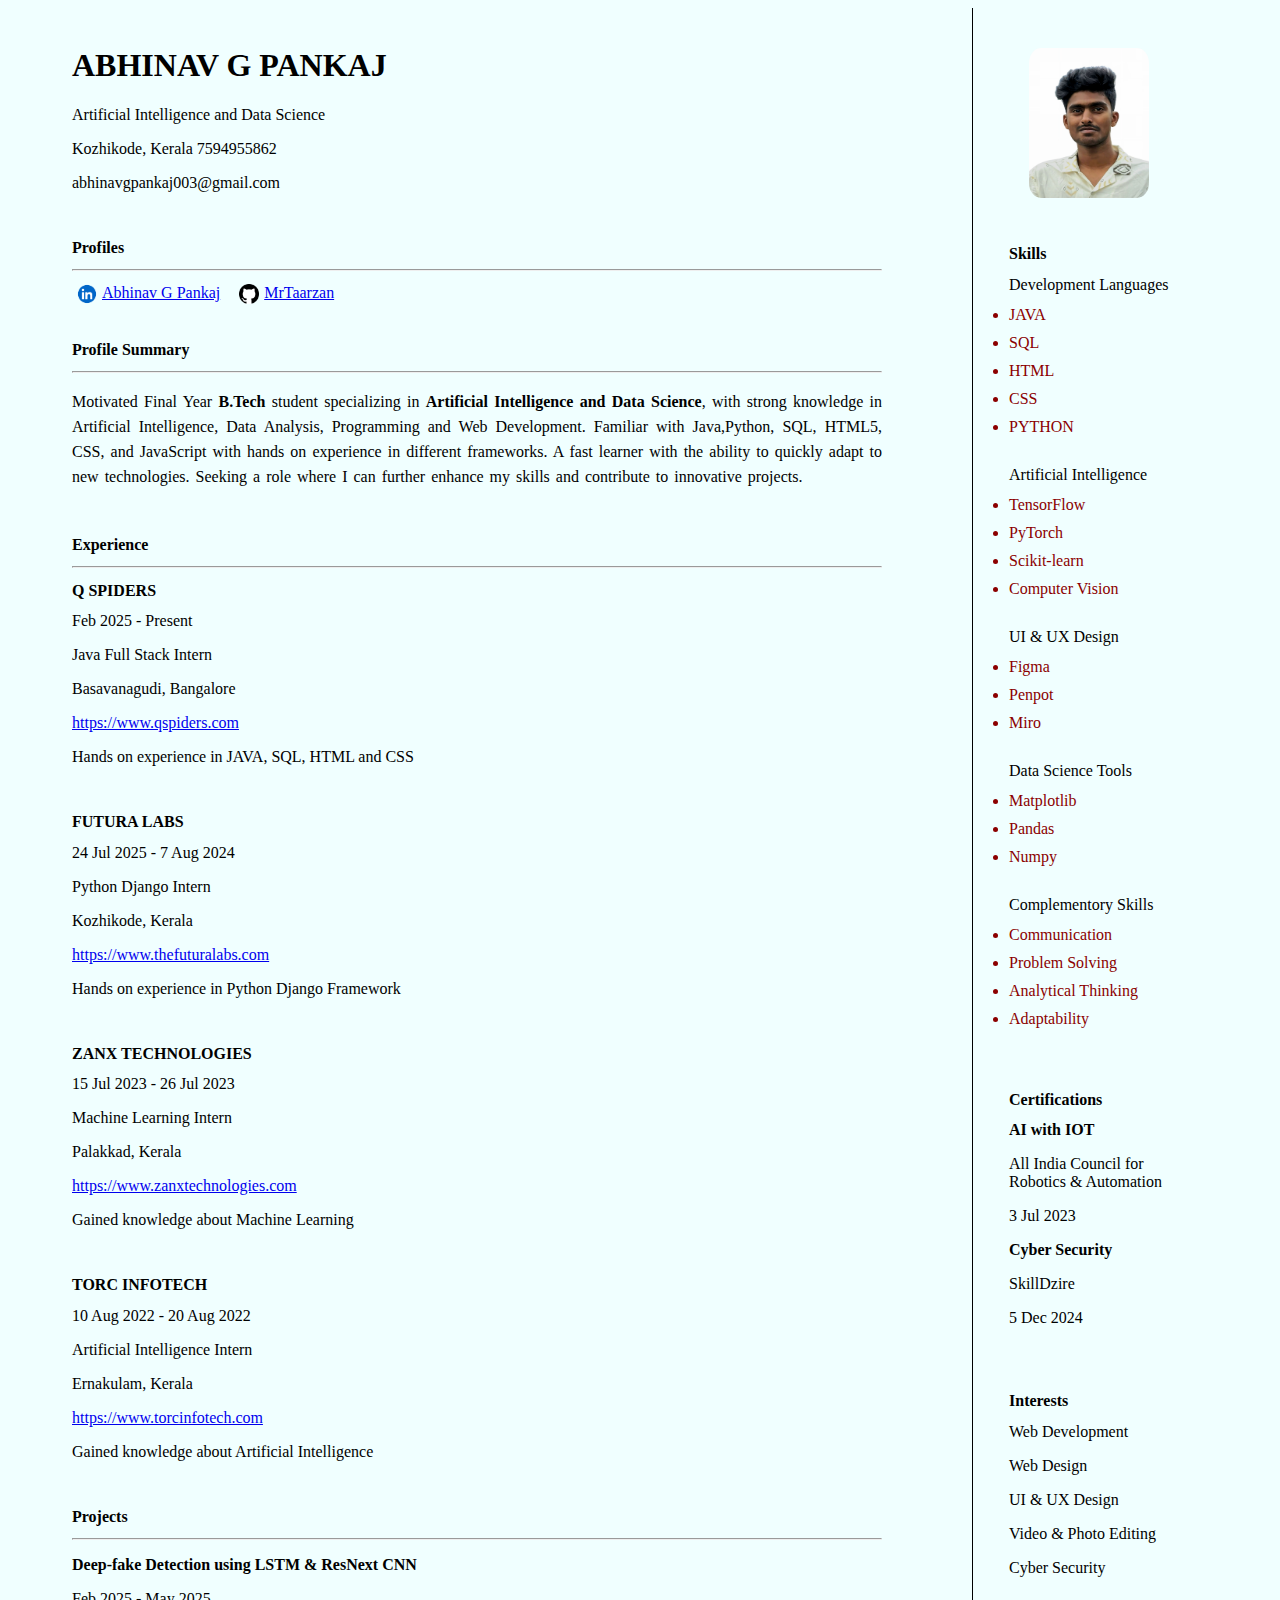
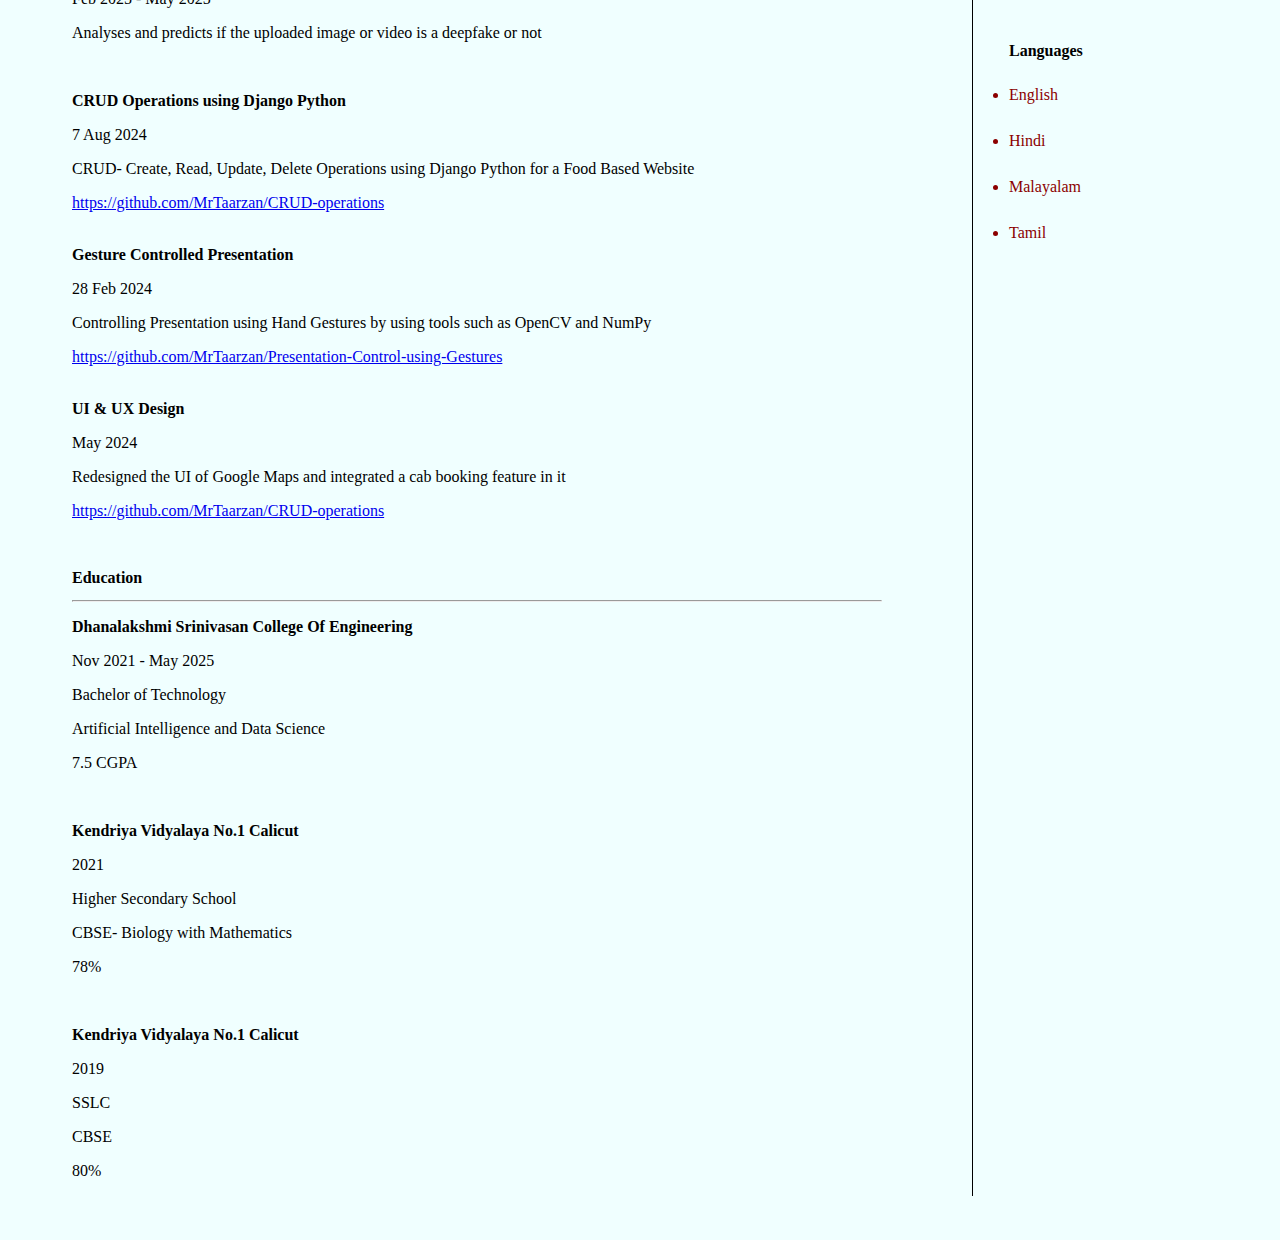
<file: HTML-CSS/Resume Assignment/index.html>
<!DOCTYPE html>
<html lang="en">
<head>
    <meta charset="UTF-8">
    <meta name="viewport" content="width=device-width, initial-scale=1.0">
    <title>Resume</title>
    <link rel="stylesheet" href="./style.css">
</head>
<body>
    <div class="leftside">
    <br>
    <h1 class="header">ABHINAV G PANKAJ</h1>
    <p class="course">
    Artificial Intelligence and Data Science</p>
    <p class="place">
    Kozhikode, Kerala </p>
    <p class="phone">
    7594955862</p>
    <p class="mail">
    abhinavgpankaj003@gmail.com</p>
    <br>
    <h4>Profiles</h4>
    <hr>
    <a class="linkedin" target="_blank" href="https://linkedin.com/in/abhinav-g-pankaj">Abhinav G Pankaj</a>
    <a class="github" target="_blank" href="https://github.com/MrTaarzan">MrTaarzan</a>
    <br><br>
    <h4>Profile Summary</h4>
    <hr>
    <p class="content">Motivated Final Year <b>B.Tech</b> student specializing in <b>Artificial Intelligence
    and Data Science</b>, with strong knowledge in Artificial Intelligence, Data
    Analysis, Programming and Web Development. Familiar with Java,Python,
    SQL, HTML5, CSS, and JavaScript with hands on experience in different
    frameworks. A fast learner with the ability to quickly adapt to new
    technologies. Seeking a role where I can further enhance my skills and
    contribute to innovative projects.
    </p><br>
    <h4>Experience</h4>
    <hr>
    <h4>Q SPIDERS</h4>
    <p>Feb 2025 - Present</p>
    <p>Java Full Stack Intern</p>
    <p>Basavanagudi, Bangalore</p>
    <a target="_blank" href="https://www.qspiders.com">https://www.qspiders.com</a>
    <p>Hands on experience in JAVA, SQL, HTML and CSS</p>
    <br>
    <h4>FUTURA LABS</h4>
    <p>24 Jul 2025 - 7 Aug 2024</p>
    <p>Python Django Intern</p>
    <p>Kozhikode, Kerala</p>
    <a target="_blank" href="https://www.thefuturalabs.com">https://www.thefuturalabs.com</a>
    <p>Hands on experience in Python Django Framework</p>
    <br>    
    <h4>ZANX TECHNOLOGIES</h4>
    <p>15 Jul 2023 - 26 Jul 2023</p>
    <p>Machine Learning Intern</p>
    <p>Palakkad, Kerala</p>
    <a target="_blank" href="https://www.zanxtechnologies.com">https://www.zanxtechnologies.com</a>
    <p>Gained knowledge about Machine Learning</p>
    <br>
    <h4>TORC INFOTECH</h4>
    <p>10 Aug 2022 - 20 Aug 2022</p>
    <p>Artificial Intelligence Intern</p>
    <p>Ernakulam, Kerala</p>
    <a target="_blank" href="https://www.torcinfotech.com">https://www.torcinfotech.com</a>
    <p>Gained knowledge about Artificial Intelligence</p>
    <br>
    
    <h4>Projects</h4>
    <hr>
    
    <p><b>Deep-fake Detection using LSTM & ResNext CNN</b></p>
    <p>Feb 2025 - May 2025</p>
    <p>Analyses and predicts if the uploaded image or video
    is a deepfake or not</p>
    <br>
    <p><b>CRUD Operations using Django Python</b></p>
    <p>7 Aug 2024</p>
    <p>CRUD- Create, Read, Update, Delete Operations using
    Django Python for a Food Based Website</p>
    <a target="_blank" href="https://github.com/MrTaarzan/CRUD-operations">https://github.com/MrTaarzan/CRUD-operations</a>
    <br><br>
    <p><b>Gesture Controlled Presentation</b></p>
    <p>28 Feb 2024</p>
    <p>Controlling Presentation using Hand Gestures by using
    tools such as OpenCV and NumPy</p>
    <a target="_blank" href="https://github.com/MrTaarzan/Presentation-Control-using-Gestures">https://github.com/MrTaarzan/Presentation-Control-using-Gestures</a>
    <br><br>
    <p><b>UI & UX Design</b></p>
    <p>May 2024</p>
    <p>Redesigned the UI of Google Maps and integrated a cab booking
    feature in it</p>
    <a target="_blank" href="https://github.com/MrTaarzan/CRUD-operations">https://github.com/MrTaarzan/CRUD-operations</a>
    <br><br><br>
    <h4>Education</h4>
    <hr>
    
    <p><b>Dhanalakshmi Srinivasan College Of
    Engineering</b></p>
    <p>Nov 2021 - May 2025</p>
    <p>Bachelor of Technology</p>
    <p>Artificial Intelligence and Data Science</p>
    <p>7.5 CGPA</p>
    <br>
    <p><b>Kendriya Vidyalaya No.1 Calicut</b></p>
    <p>2021</p>
    <p>Higher Secondary School</p>
    <p>CBSE- Biology with Mathematics</p>
    <p>78%</p>
    <br>
    <p><b>Kendriya Vidyalaya No.1 Calicut</b></p>
    <p>2019</p>
    <p>SSLC</p>
    <p>CBSE</p>
    <p>80%</p>
        
    </div>
    <div class="rightside">
            <img class="photo" src="./Abhinav.jpeg" alt="profile" width="100px">
            <h4>Skills</h4>
            <p>Development Languages</p>
            <li>JAVA</li><br>
            <li>SQL</li><br>
            <li>HTML</li><br>
            <li>CSS</li><br>
            <li>PYTHON</li><br>
            <p>Artificial Intelligence</p>
            <li>TensorFlow</li><br>
            <li>PyTorch</li><br>
            <li>Scikit-learn</li><br>
            <li>Computer Vision</li><br>
            <p>UI & UX Design</p>
            <li>Figma</li><br>
            <li>Penpot</li><br>
            <li>Miro</li><br>
            <p>Data Science Tools</p>
            <li>Matplotlib</li><br>
            <li>Pandas</li><br>
            <li>Numpy</li><br>
            <p>Complementory Skills</p>
            <li>Communication</li><br>
            <li>Problem Solving</li><br>
            <li>Analytical Thinking</li><br>
            <li>Adaptability</li><br>
            <br><br>
            <h4>Certifications</h4>
            <p><b>AI with IOT</b></p>
            <p>All India Council for <br> Robotics & Automation</p>
            <p>3 Jul 2023</p>
            <p><b>Cyber Security</b></p>
            <p>SkillDzire</p>
            <p>5 Dec 2024</p>
            <br><br>
            <h4>Interests</h4>
            <p>Web Development</p>
            <p>Web Design</p>
            <p>UI & UX Design</p>
            <p>Video & Photo Editing</p>
            <p>Cyber Security</p>
                        <br><br>

            <h4>Languages</h4><br>
            <li>English</li><br><br>
            <li>Hindi</li><br><br>
            <li>Malayalam</li><br><br>
            <li>Tamil</li><br>
            <br><br>
            <h4></h4>
    </div>
</body>
</html>
</file>
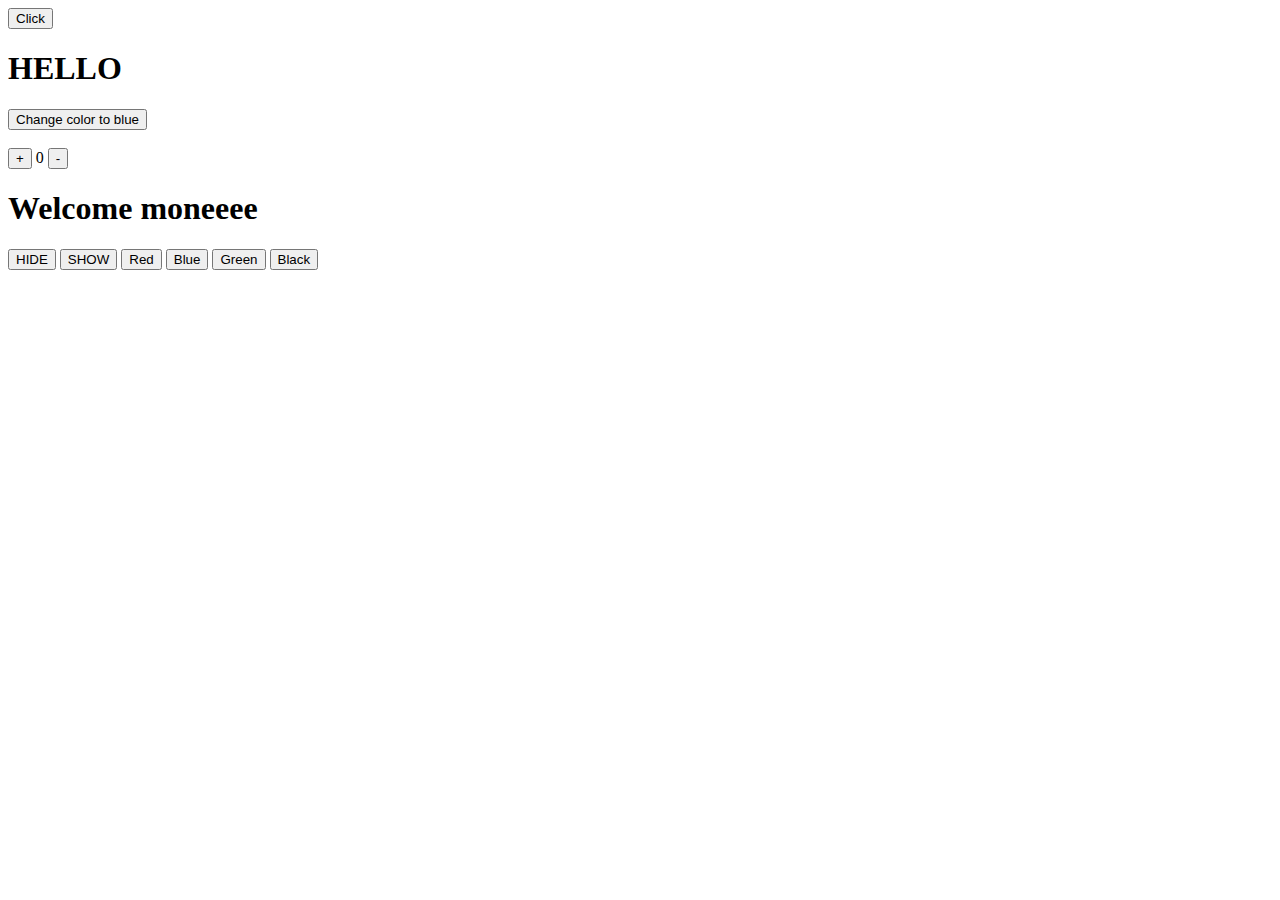
<file: JS/Day 13/index.html>
<!DOCTYPE html>
<html lang="en">
<head>
    <meta charset="UTF-8">
    <meta name="viewport" content="width=device-width, initial-scale=1.0">
    <title>Document</title>
</head>
<body>
    <button id="btn1">Click</button>
    <h1 id="head">HELLO</h1>
    <button id="btn2">Change color to blue</button>
    <br><br>

<button id="plus" onclick="increment()">+</button>
<span id="count">0</span>
<button id="minus" onclick="decrement()">-</button>
<h1 id="heading">Welcome moneeee</h1>
<button id="hide" onclick="hide()">HIDE</button>
<button id="show" onclick="show()">SHOW</button>
<button id="red" onclick="changeToColor('red')">Red</button>
<button id="red" onclick="changeToColor('blue')">Blue</button>
<button id="red" onclick="changeToColor('green')">Green</button>
<button id="red" onclick="changeToColor('black')">Black</button>


    <script src="./app.js"></script>
</body>
</html>
</file>
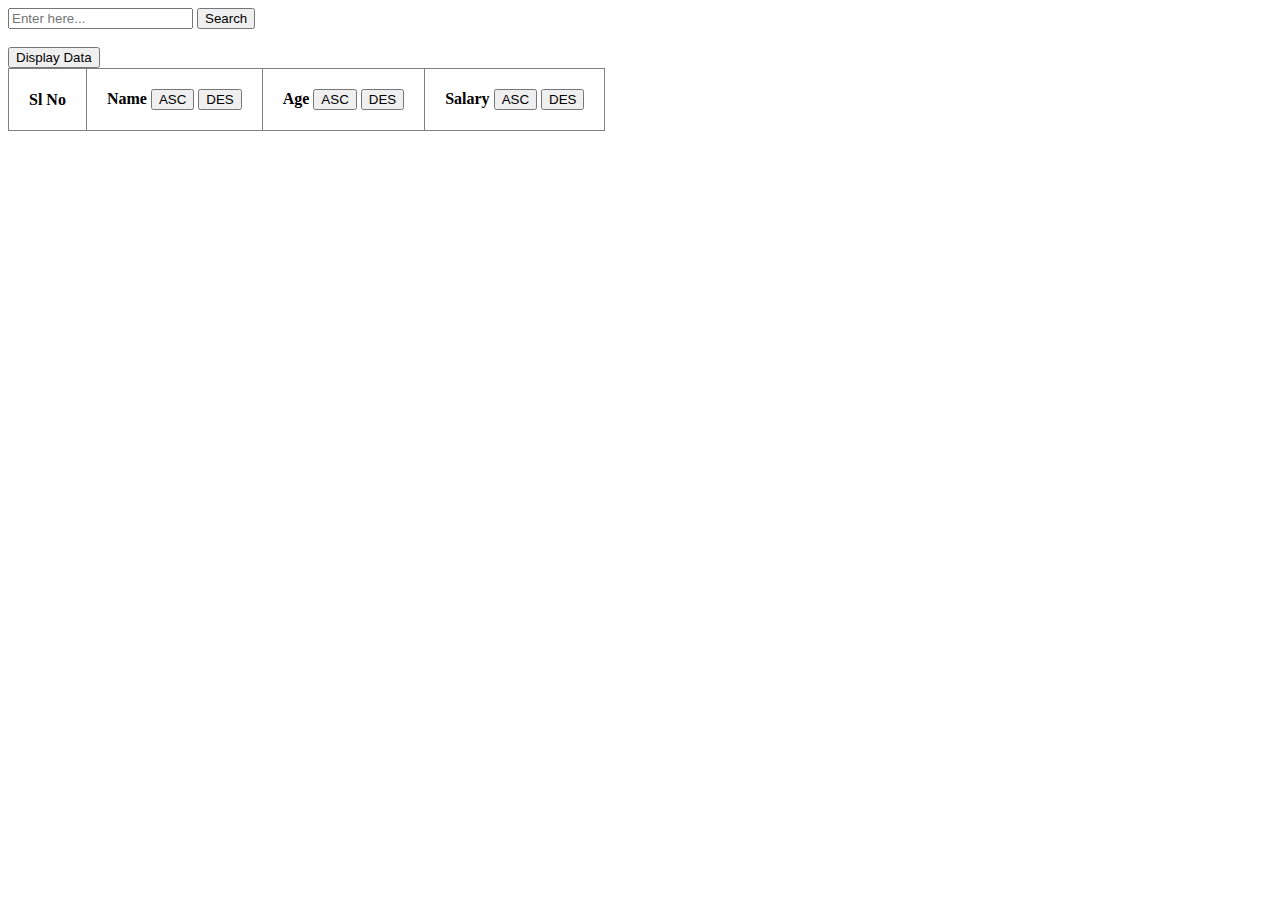
<file: JS/Day 14/index.html>
<!DOCTYPE html>
<html lang="en">
<head>
    <meta charset="UTF-8">
    <meta name="viewport" content="width=device-width, initial-scale=1.0">
    <title>Document</title>
</head>
<body>
    <input type="text" placeholder="Enter here..." id="s_inp">
    <button id="s_btn">Search</button>
    <br><br>
    <button id="display">Display Data</button>
    <table border="1px" cellspacing="" cellpadding="20" style="border-collapse: collapse;">
        <thead>
            <tr>
                <th>Sl No</th>
                <th>Name
                    <button onclick="ascendingByName()">ASC</button>
                    <button onclick="descendingByName()">DES</button>
                </th>
                <th>Age
                    <button onclick="ascendingByAge()">ASC</button>
                    <button onclick="descendingByAge()">DES</button>
                </th>
                <th>Salary
                    <button onclick="ascendingBySal()">ASC</button>
                    <button onclick="descendingBySal()">DES</button>
                </th>
            </tr>
        </thead>
        <tbody id="tbody">


        </tbody>
        <tfoot id="tfoot">

        </tfoot>

    </table>
    <script src="./app.js"></script>
</body>
</html>
</file>
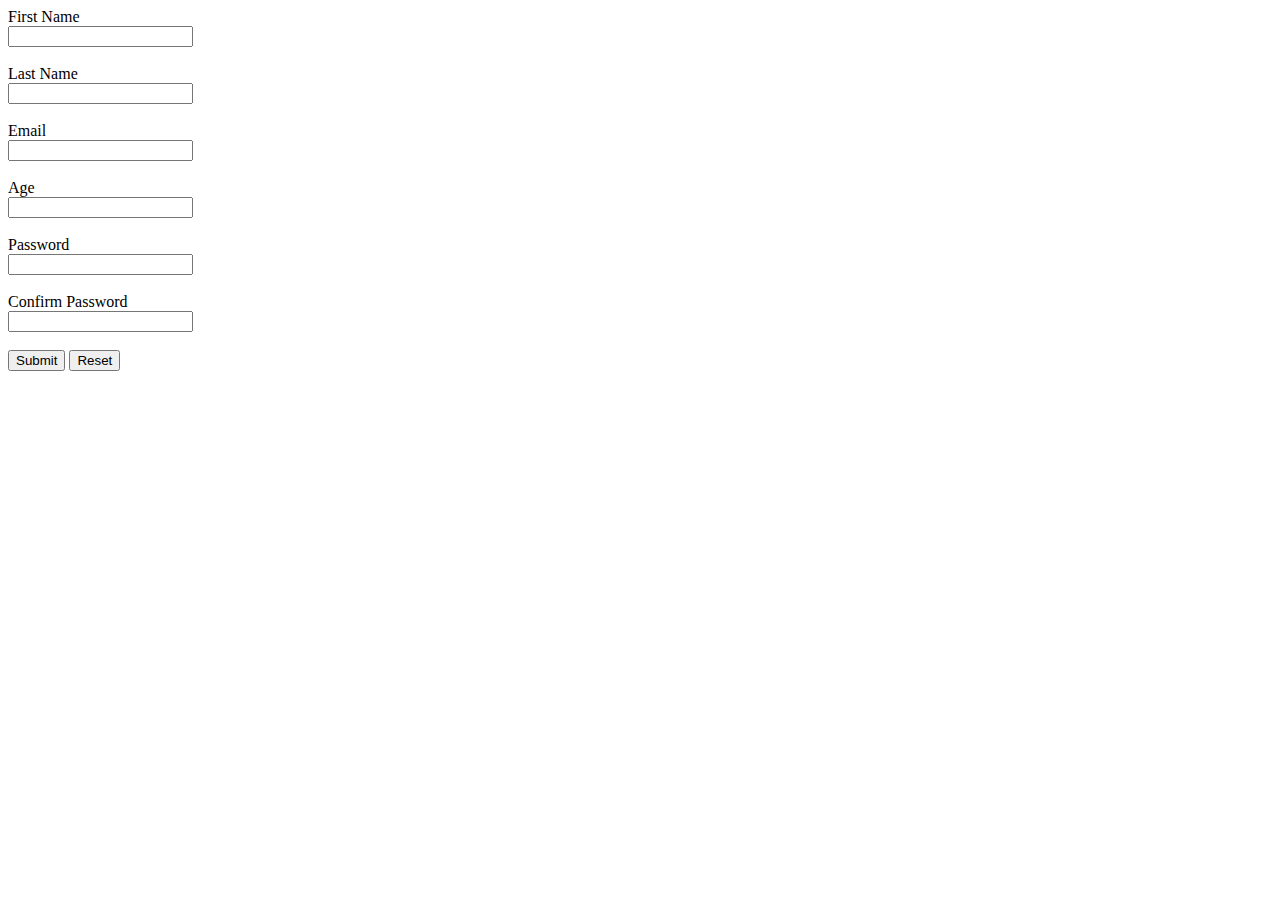
<file: JS/Day 15/index.html>
<!DOCTYPE html>
<html lang="en">
<head>
    <meta charset="UTF-8">
    <meta name="viewport" content="width=device-width, initial-scale=1.0">
    <title>Forms</title>
</head>
<body>
    <form id="reg_form">

        <label for="fname">First Name</label> <br>
        <input type="text" id="fname" name="fname"><br><br>

        <label for="lname">Last Name</label><br>
        <input type="text" id="lname" name="lname"> <br><br>

        <label for="email">Email</label><br>
        <input type="email" id="email" name="email"> <br><br>

        <label for="age">Age</label><br>
        <input type="text" id="age" name="age"> <br><br>

        <label for="pass">Password</label><br>
        <input type="password" id="pass" name="pass"> <br><br>

        <label for="cpass">Confirm Password</label><br>
        <input type="password" id="cpass" name="cpass"> <br><br>


        <input type="submit">
        <input type="reset">
        

    </form>
    <script src="./app.js"></script>
</body>
</html>
</file>
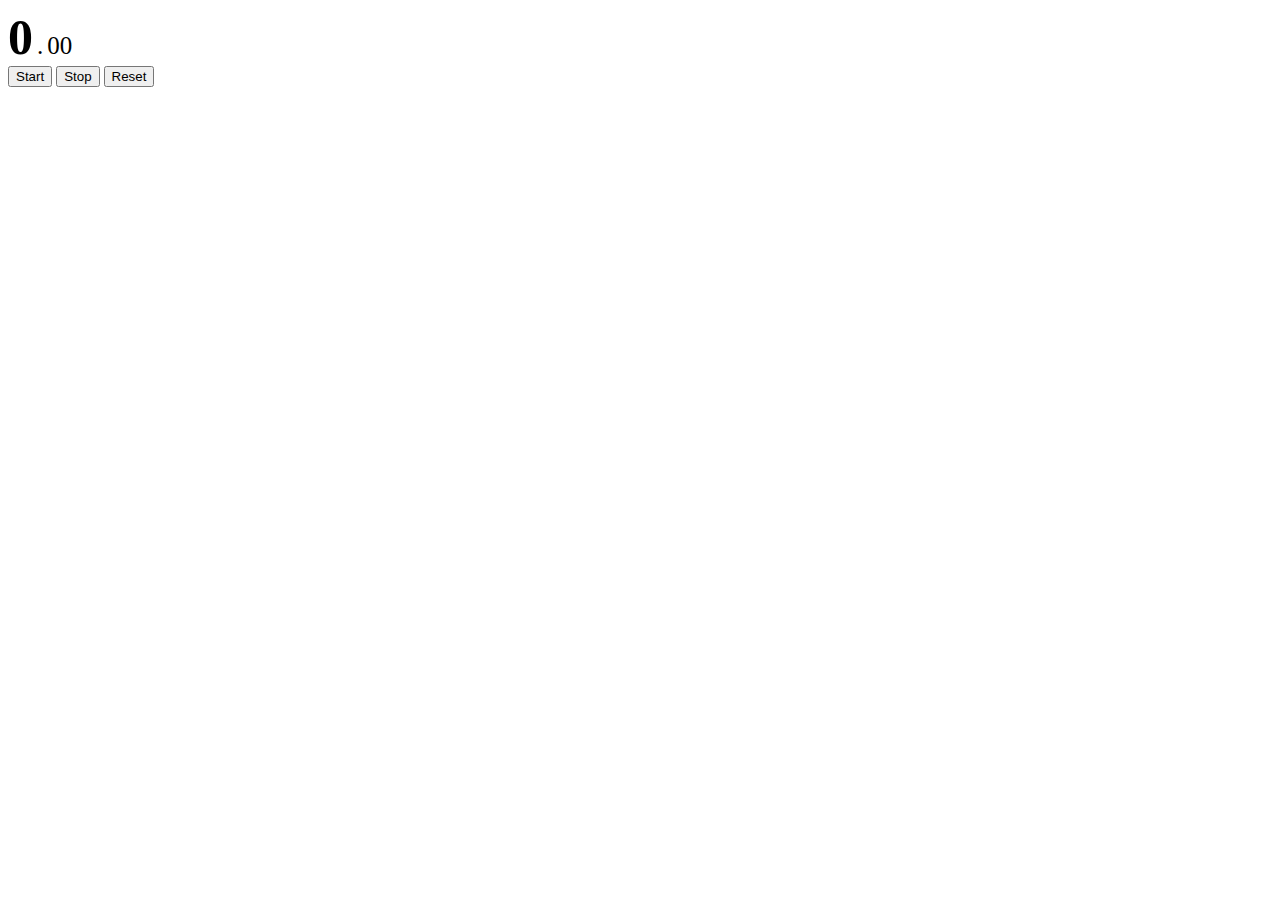
<file: JS/Day 16/index.html>
<!DOCTYPE html>
<html lang="en">
<head>
    <meta charset="UTF-8">
    <meta name="viewport" content="width=device-width, initial-scale=1.0">
    <title>Document</title>
</head>
<body>
    <span id="count" style="font-size: 50px;"><b>0</b></span>
    <span style="font-size: 25px;">.</span>
    <span id="milli" style="font-size: 25px;">00</span>
    <br>
    <button onclick="start()">Start</button>
    <button onclick="stop()">Stop</button>
    <button onclick="reset()">Reset</button>
    <script src="./app.js"></script>
</body>
</html>
</file>
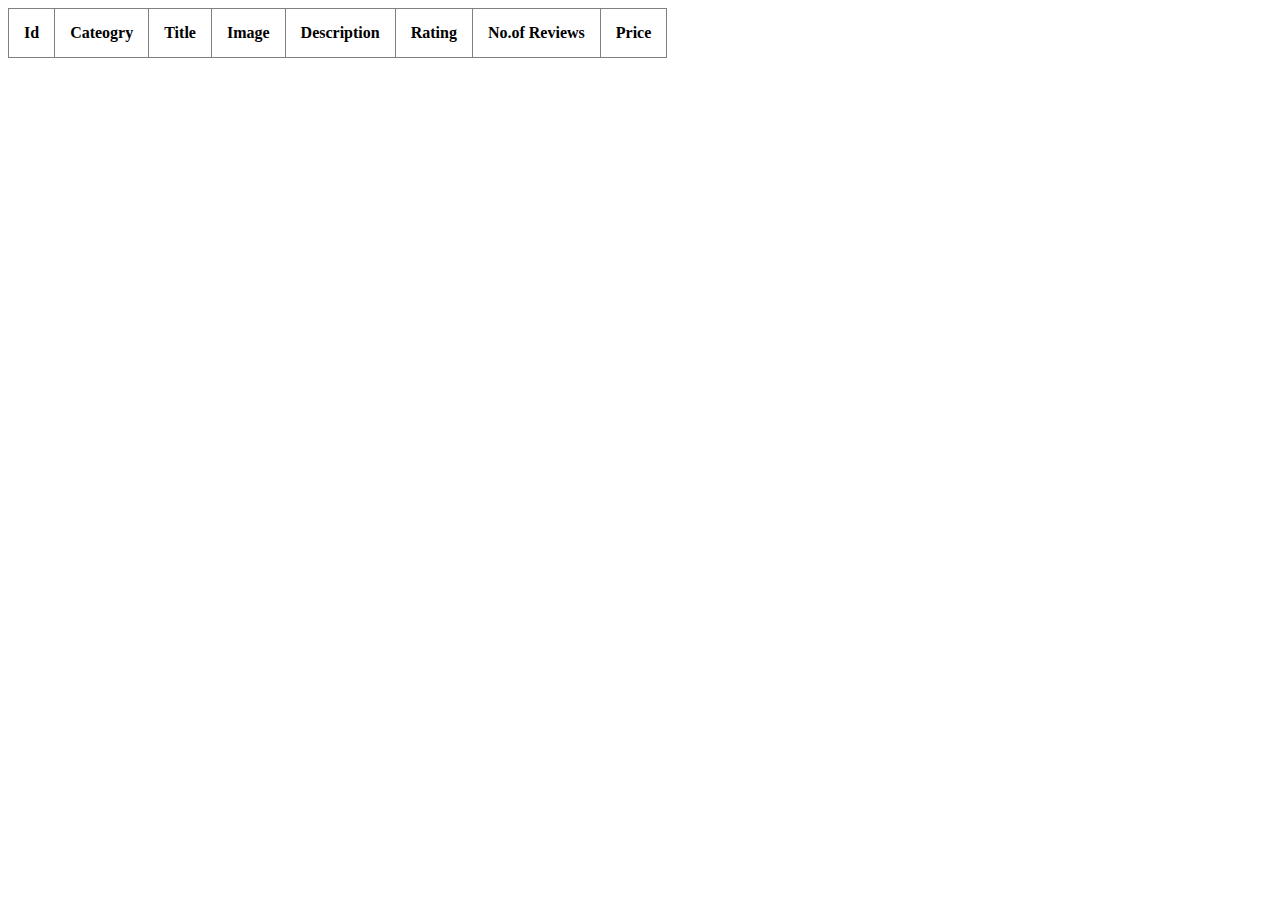
<file: JS/Day 17/index.html>
<!DOCTYPE html>
<html lang="en">
<head>
    <meta charset="UTF-8">
    <meta name="viewport" content="width=device-width, initial-scale=1.0">
    <title>Document</title>
</head>
<body>
    <table id="products" border="1px" cellspacing="15px" cellpadding="15px" style="border-collapse: collapse;" >
        <thead>
            <tr style="font-weight: 600;">
                <td>Id</td>
                <td>Cateogry</td>
                <td>Title</td>
                <td>Image</td>
                <td>Description</td>
                <td>Rating</td>
                <td>No.of Reviews</td>
                <td>Price</td>
            </tr>
        </thead>
        
        <tbody id="tbody">
        </tbody>
        <tfoot id="tfoot" >
        </tfoot>
    </table>
    <script src="./app.js"></script>
</body>
</html>
</file>
<file: HTML-CSS/Assignment 1/style.css>
*{
    text-align: center;
}
.popup{
    margin:auto;
    border: 1px solid rgb(0, 0, 0);
    border-radius: 3.5%;
    margin-top: 5%;
    width:370px;
    height:590px;
    background-color:#76767620;
    

}
body{
    background-color:#000000ec	;
}
img{
    border-radius: 50%;
    height: 90px;
    width: 90px;
    margin-top: 10%;
    margin-bottom: 10px;
}
.name{
    color:rgb(206, 214, 221);
    font-family:sans-serif;
    letter-spacing: 1px;
    line-height: 1px;
    font-size: 21px;
    
}
.address{
    color:rgb(151, 203, 55);
    font-family:'Franklin Gothic Medium', 'Arial Narrow', Arial, sans-serif;
    border:none;
    background-color: none;
}
.role{
    color:rgb(175, 171, 171);
    line-height: 6px;
    border:none;
    font-size: 14px;
    font-family:'Courier New', Courier, monospace;
}
button{
    color:rgb(236, 236, 236);
    padding: 8px 50px;
    margin:10px 70px;
    border-radius:7px;
    background-color: rgb(54, 54, 54);
    font-size: 15px;
    font-family:cursive;
    border: 2px solid black;
}
button:hover{
    background-color: black;
    border: 2px solid white;
}
button:active{
    background-color: rgb(151, 203, 55);
    color: black;
}
.github{
    padding: 8px 84px;
}
.linkedin{
    padding: 8px 78px;
}
.twitter{
    padding: 8px 82px;
}
.instagram{
    padding: 8px 72px;
}
</file>
<file: HTML-CSS/Assignment 3/style.css>
*{
    margin: 0px;
    padding: 0px;
    box-sizing: border-box;
}

body{
    display: flex;
    justify-content: center;
    background-color: rgba(114, 139, 236, 0.126);
}

#main{
    width: 50%;
    height: 500px;
    display: flex;
    border-radius: 25px;
    box-shadow: 3px 3px 25px 2px rgba(66, 85, 162, 0.452);
    display: flex;
    justify-content: center;
    margin-top: 8%;
    background-color: white;
}
#main > .left{
    padding: 6%;
    width: 50%;
    height: 100%;
    background-image: linear-gradient(to bottom, rgb(66, 66, 192), rgba(0, 0, 225, 0.901));
    display: flex;
    flex-direction: column;
    align-items: center;
    border-radius: 25px 25px 25px 25px;
}
#main > .right{
    padding: 3%;
    width: 50%;
    height: 100%;
    background-color: white;
    border-radius: 0px 25px 25px 0px;
    display: flex;
    flex-direction: column;
    align-items: center;
}
.left > .result > p:first-child{
    font-size: 25px;
    font-weight: bolder;
    color: rgba(215, 215, 215, 0.85);
    font-family:'Gill Sans', 'Gill Sans MT', Calibri, 'Trebuchet MS', sans-serif;
    font-weight: 500;
}
.circle{
    border-radius: 50%;
    margin-top: 15%;
    margin-bottom: 15%;
    display: flex;
    flex-direction: column;
    justify-content: center;
    align-items: center;
    height: 180px;
    width: 180px;
    background-image: linear-gradient(180deg, rgb(66, 66, 192), rgba(0, 0, 225, 0.901));
    color: white;
    font-family:cursive;
    box-shadow: 5px 5px 55px 1px rgba(0, 0, 225, 0.901) ;
}
.circle >p{
    color: rgba(215, 215, 215, 0.85);
}
.left > h1{
    color: rgb(255, 255, 255);
    font-family:'Trebuchet MS', 'Lucida Sans Unicode', 'Lucida Grande', 'Lucida Sans', Arial, sans-serif;
    margin-bottom: 10%;
    font-size: 40px;
}
.left > p{
    color: rgba(183, 183, 183, 0.85);
    text-align: center;
    font-family:'Gill Sans', 'Gill Sans MT', Calibri, 'Trebuchet MS', sans-serif;
    font-size: 20px;
}
.right > h1{
    margin-right: 60%;
    color: rgb(44, 44, 44);
    font-family: cursive;
    font-size: 25px;
    margin-bottom: 10%;
    margin-top: 5%;
}
.right > div{
    width: 100%;
    margin-bottom: 7%;
    border-radius: 10px;
    display: flex;
    justify-content: space-between;
    align-items: center;
    height: 50px;
    padding: 5%;
    box-shadow: 1px 1px 5px 1px rgba(45, 45, 238, 0.245);
}
.right >div>p{
    color: rgb(96, 96, 96);
}
.right >div>p>b{
    color: rgb(0, 0, 0);
    font-family: cursive;
}
.reaction{
    background-color: rgba(192, 39, 39, 0.1);
    color: red;
}
.memory{
        background-color: rgba(170, 185, 38, 0.183);
    color: rgb(127, 134, 1);
}
.verbal{
        background-color: rgba(29, 171, 10, 0.144);
    color: rgb(47, 156, 0);
}
.visual{
    background-color: rgba(20, 10, 154, 0.135);
    color: rgb(8, 0, 255);
}
.right > div > div{
    font-family: cursive;
}
button{
    margin-top: 20px;
    border-radius: 40px;
    border: none;
    width: 100%;
    height: 80px;
    background-color: rgba(8, 13, 75, 0.94);
    color: white;
    font-family: cursive;
    transition-duration: 200ms;
    transition-property: all;
    transition-timing-function: linear;
}
button:hover{
    transform: scale(1.1);
    background-color: rgb(11, 0, 171);
    background-image: linear-gradient(rgb(31, 31, 175),rgb(0, 0, 77));
}
button:active{
    transform: scale(1);
}
i{
    margin-right: 10px;
}
</file>
<file: HTML-CSS/Assignment 4/style.css>
*{
    margin: 0px;
    padding: 0px;
    box-sizing: border-box;
}
#main{
    width: 100%;
    height: auto;
    border: 1px solid;
    display: flex;
    flex-direction: column;
    /* justify-content: center; */
    align-items: center;
}

/*  1  */

.box1{
    width: 100%;
    background-image:linear-gradient(100deg,rgba(255, 182, 47, 0.178),rgba(46, 123, 255, 0.178)), url("./abstract-horizontal-grid-lines-graph-style-graphic-design_1017-39921.png");
    height: 810px;
    padding: 9%;
    padding-top:35px;
}

/* 1 - Left */

.box1 > .left >h1 >i{
    margin-right: 10px;
    font-size: 35px;
}
.box1 > .left> h1:nth-child(2){
    margin-top: 50px;
    font-size: 76px;
    background-image: linear-gradient(100deg,rgb(148, 97, 1),rgb(0, 0, 140));
    color: transparent;
    font-family: Verdana, Geneva, Tahoma, sans-serif;
    background-clip: text;
    margin-right: 50%;
    margin-bottom: 2%;
}
.box1 > .left > p{
    font-size: 19px;
    margin-right: 55%;
    color: rgba(25, 25, 25, 0.858);
    font-family: Verdana, Geneva, Tahoma, sans-serif;
    line-height: 30px;
    margin-bottom: 3%;
}
.box1 > .left > a > button {
    padding: 1.5%;
    padding-right: 2%;
    font-size: 20px;
    color: rgba(25, 25, 25, 0.858);
    background-color: transparent;
    border-radius: 10px;
    font-weight: 600;
    border: 3px solid;
    font-family:'Franklin Gothic Medium', 'Arial Narrow', Arial, sans-serif;
    transition-property: all;
    transition-duration: 200ms;
}
.box1 > .left > a > button:hover {
    transform: scale(1.1);
    background-color: transparent;
    cursor: pointer;
}
.box1 > .left > a > button > i{
    padding-left: 15px;
}
.box1 > .left > .reviews{
    display: flex;
    flex-direction: row;
    align-items: center;
    width: 500px;
    height: auto;
    border: 1 px solid;
}
.box1 > .left > .reviews > .pics > img{
    object-fit: cover;
    width: 40px;
    height: 40px;
    border-radius: 50%;
    border: 2px solid white;
    margin-top: 20px;
}
.box1 > .left > .reviews > .pics > img:not([class]){
    margin-left: -10px;
}
.box1 > .left > .reviews > .rating{
    margin-left: 15px;
    margin-top: 15px;
    display: flex;
    flex-direction: column;
    justify-content: center;
}
.box1 > .left > .reviews > .rating > .stars{
    margin-left: 10px;
    color: rgb(255, 174, 0);
    letter-spacing: 5px;
    margin-bottom: 3px;
}
.box1 > .left > .reviews > .rating > .desc{
    margin-left: 10px;
    font-family:'Gill Sans', 'Gill Sans MT', Calibri, 'Trebuchet MS', sans-serif;
    font-size: 18px;
    color: rgba(25, 25, 25, 0.858);
}

/*  1 - Right */

.box1 > .right > img{
    border-radius: 15px;
    position: absolute;
    object-fit: cover;
    background-position: right;
    width: 550px;
    height: 630px;
    top: 100px;
    left: 850px;
}

/*  2  */

.box2{
    width: 100%;
    height: 700px;
    display: flex;
    padding: 9%;
}

/*  2 - Left */

#main >.box2 > .left >img{
    border-radius: 15px;
    width: 600px;
    height: 550px;
    margin-right: -10px;
    object-fit: cover;
}

/*  2 - Right */

.box2 > .right{
    padding: 9%;
}
.box2 > .right > h1{
    margin-top: -90px;
    font-family:'Trebuchet MS', 'Lucida Sans Unicode', 'Lucida Grande', 'Lucida Sans', Arial, sans-serif;
    font-size: 70px;
    margin-right: -100px;
    font-weight: 900;
    margin-bottom: 50px;
    color: rgb(0, 53, 0);
}
.box2 > .right > .para > p {
    font-size: 23px;
    margin-bottom: 30px;
    display: inline-flex;
    font-family:'Gill Sans', 'Gill Sans MT', Calibri, 'Trebuchet MS', sans-serif;
    color: rgba(0, 53, 0, 0.827);
}
.box2 > .right > .para > p > i::before{
    margin: 15px;
    margin-left: -5px;
}

/*  3  */

.box3{
    width: 100%;
    height: 700px;
    padding: 9%;   
    display: flex;
    position: relative;
}

/*  3 - Left */

.box3 > .left {
    width: 50%;
    margin-top: 90px;
}
.box3 > .left > h1 {
    font-size: 9px;
    font-weight: 900;
    font-size: 70px;
    margin-right: -100px;
    font-family:'Trebuchet MS', 'Lucida Sans Unicode', 'Lucida Grande', 'Lucida Sans', Arial, sans-serif;
    color: rgb(0, 53, 0);

}
.box3 > .left > p {
    margin-top: 30px;
    font-size: 23px;
    font-family:'Gill Sans', 'Gill Sans MT', Calibri, 'Trebuchet MS', sans-serif ;
    line-height: 40px;
    color: rgba(0, 53, 0, 0.827);
}

/*  3 - Right */


.box3 > .right > img{
    width: 600px;
    height: 550px;
    object-fit: cover;
    border-radius: 15px;
    margin-left: 140px;
    
}
.box3 > .round1{
    position: absolute;
    width: 160px;
    height: 70px;
    border: 2px solid;
    border-radius: 50% ;
    transform: rotate(-13deg);
    top: 312px;
    left: 303px;
    z-index: 1;
    color: rgb(255, 145, 0);
}
.box3 > .round2{
    position: absolute;
    width: 160px;
    height: 70px;
    border: 2px solid;
    border-radius: 50% ;
    transform: rotate(-10deg);
    top: 312px;
    left: 303px;
    z-index: 1;
    color: rgb(255, 145, 0);
}
.box3 > img:nth-child(5){
    position: absolute;
    width: 55px;
    height: 55px;
    top: 595px;
    left: 700px;
}
.box3 > img:nth-child(6){
    position: absolute;
    width: 45px;
    height: 45px;
    top: 600px;
    left: 775px;
}
.box3 > img:nth-child(7){
    position: absolute;
    width: 72px;
    height: 72px;
    border-radius: 50%;
    top: 500px;
    left: 728px;
}


/*  4  */

.box4{
    padding: 9%;
    width: 100%;
    height: 780px;
    display: flex;
    justify-content: center;
}
.box4 > .sub {
    width: 100%;
    height: 100%;
    background-image: linear-gradient(100deg,rgba(255, 182, 47, 0.178),rgba(46, 123, 255, 0.178)), url(./abstract-horizontal-grid-lines-graph-style-graphic-design_1017-39921.png);
    border-radius: 15px;
    display: flex;
    flex-direction: column;
}
.box4 > .sub > .head > h1{
    font-size: 60px;
    margin: 70px 350px;
    color: rgb(0, 53, 0);
    text-align: center;
    font-family:'Lucida Sans', 'Lucida Sans Regular', 'Lucida Grande', 'Lucida Sans Unicode', Geneva, Verdana, sans-serif;
    margin-bottom: 100px;
}
.box4 > .sub > .points{
    display: flex;
    justify-content: space-evenly;
}

.box4 > .sub > .points >div > h2{
    border: 3px solid;
    border-radius: 5px;
    width: 40px;
    height: 40px;
    display: flex;
    flex-direction: column;
    justify-content: center;
    align-items: center;
    color: rgba(0, 42, 0, 0.929);
}
.box4 > .sub > .points > div > p{
    margin-top: 25px;
    font-size: 22px;
    width: 200px;
    font-family: cursive;
    font-weight: 600;
    color: rgba(0, 42, 0, 0.929);
}

.box4 > .sub > .points > .curve{
  width: 120px;
  height: 150px;
  border-top: 3px solid #ffb086;
  border-right: 3px solid #ffad81;
  border-radius: 0% 100% 0% 0%;
  transform: rotate(-50deg);
  margin-top: -90px;
  margin-left: -150px;
}

.box4 > .sub > .points > .curve::after {
  content: "";
  position: absolute;
  top: 150px;
  right: -10px;
  width: 12px;
  height: 12px;
  border: 3px solid #ffa879;
  border-left: none;
  border-bottom: none;
  transform: rotate(130deg);
}

/*  5  */

#MO{
    width: 100%;
    height: 690px;
    text-align: center;
    padding-left: 9%;
}
#MO > h1{
    font-size: 60px;
    margin-left: -90px;
    color: rgb(0, 53, 0);
    font-family:'Lucida Sans', 'Lucida Sans Regular', 'Lucida Grande', 'Lucida Sans Unicode', Geneva, Verdana, sans-serif;
    margin-bottom: 70px;
}
#MO > .options {
    width: 90%;
    height: 600px;
    display: flex;
    justify-content: space-evenly;
}
#MO > .options > div {
    padding: 25px;
    border-radius: 15px;
    text-align: start;
    width: 300px;
    height: 400px;
    box-shadow: 0px 0px 1px 1px rgba(186, 186, 186, 0.727);
    transition-property: all;
    transition-duration: 300ms;
}
#MO > .options > div >h1{
    font-size: 35px;
    font-family:cursive;
    margin-bottom: 15px;
}
#MO > .options > div > p{
    font-size: 23px;
    font-family:'Gill Sans', 'Gill Sans MT', Calibri, 'Trebuchet MS', sans-serif;
    color: rgb(56, 56, 56);
}
#MO > .options > div >.price{
    margin-bottom: 30px;
}
#MO > .options > div >.price > b{
    font-size: 25px;
    font-family: cursive;
    color: black;
}
#MO > .options > div >hr{
    margin-bottom: 30px;
    border: 1px solid rgba(148, 148, 148, 0.551);
}
#MO > .options > div > p:not([class]){
    margin-bottom: 25px;
}
#MO > .options > div > button{
    margin-top: 10px;
    width: 100%;
    height: 70px;
    text-align: center;
    font-size: 20px;
    text-transform:uppercase;
    border: 3px solid;
    border-radius: 7px;
    font-family:monospace;
    font-weight: 600;
    background-color: rgba(255, 204, 110, 0.178);
}
#MO > .options >div:hover{
    transform: scale(1.2);
    transition-duration: 300ms;
    background-image:  linear-gradient(100deg,rgba(255, 182, 47, 0.178),rgba(46, 123, 255, 0.178));
    cursor: pointer;
}
#MO > .options > div > button:hover{
    cursor: pointer;
}

/*  6  */

.box6{
    width: 100%;
    height: 500px;
    display: flex;
    flex-direction: column;
    align-items: center;
    padding: 9%;
    padding-top: 1%;
}
.box6 > .stars i {
    font-size: 20px;
    letter-spacing: 16px;
    color: rgb(255, 174, 0);
    margin-bottom: 30px;
}
.box6 > .content > h1 {
    margin: 10%;
    margin-top: 1%;
    font-size: 45px;
    text-align: center;
    margin-bottom: 3%;
    font-family: 'Lucida Sans', 'Lucida Sans Regular', 'Lucida Grande', 'Lucida Sans Unicode', Geneva, Verdana, sans-serif;
}
.box6 > .content > p {
    font-size: 25px;
    text-align: center;
    font-family:'Gill Sans', 'Gill Sans MT', Calibri, 'Trebuchet MS', sans-serif;
}

/*  7  */

.box7{
    background-image: linear-gradient(rgba(0, 9, 24, 0.847), rgb(0, 0, 32)), url(./abstract-horizontal-grid-lines-graph-style-graphic-design_1017-39921.png);
    width: 100%;
    height: 570px;
    border: 1px solid;
    border-radius: 17px 17px 0px 0px;
}
.box7 > .foot {
display: flex;
flex-direction: column;
align-items: center;
}
.box7 > .foot > h1 {
    font-size: 60px;
    font-family:'Gill Sans', 'Gill Sans MT', Calibri, 'Trebuchet MS', sans-serif;
    margin: 400px;
    margin-bottom: 50px;
    text-align: center;
    color: white;
    margin-top: 90px;

}
.box7 > .foot > a > button {
    padding: 2%;
    padding-left: 1px;
    width: 400px;
    font-size: 20px;
    height: 65px;
    color: rgba(255, 255, 255, 0.858);
    background-color: transparent;
    text-transform: uppercase;
    border-radius: 10px;
    font-weight: 600;
    border: 3px solid;
    font-family:'Franklin Gothic Medium', 'Arial Narrow', Arial, sans-serif;
    transition-property: all;
    transition-duration: 200ms;
}
.box7 > .foot > a > button:hover {
    transform: scale(1.1);
    background-color: transparent;
    cursor: pointer;
}
.box7 > .foot > a >button > i{
    padding-left: 15px;
    margin-right: -30px;
}
.box7 > .foot > .reviews {
    margin-top: 10px;
    margin-left: 100px;
    display: flex;
    flex-direction: row;
    align-items: center;
    width: 500px;
    height: auto;
    padding-right: 90px;
}
.box7 > .foot > .reviews >.pics > img{
    object-fit: cover;
    width: 40px;
    height: 40px;
    border-radius: 50%;
    border: 2px solid white;
    margin-top: 20px;   
}
.box7 > .foot > .reviews > .pics > img:not([class]) {
    margin-left: -10px;
}
.box7 > .foot > .reviews > .rating {
    margin-left: 15px;
    margin-top: 15px;
    display: flex;
    flex-direction: column;
}
.box7 > .foot > .reviews > .rating > .stars{
    margin-left: 6px;
    color: rgb(255, 174, 0);
    letter-spacing: 15px;
    margin-bottom: 7px;
}
.box7 > .foot > .reviews > .rating > .desc{
    margin-left: 6px;
    font-family:'Courier New', Courier, monospace;
    font-size: 16px;
    color: rgba(255, 255, 255, 0.858);
    margin-right: -20px;
}
.box7 >.foot > hr {
    width: 1200px;
    margin-top: 60px;
    border: 1px solid rgba(128, 128, 128, 0.21);
}

.box7 > .foot > .copyright {
    display: flex;
    justify-content: center;
    margin-left: -200px;
}
.box7 > .foot > .copyright > .name > h1 {
    margin-top: 30px;
    color: white;
    margin-left: 200px;
    font-size: 20px;
    font-family: 'Courier New', Courier, monospace;
}
.box7 > .foot > .copyright > .social > a > img {
    margin-top: 15px;
    border-radius: 50%;
    object-fit: cover;
    width: 40px;
    margin-left: 20px;
    height: 40px;
}
.box7 > .foot > .copyright > .social{
    display: flex;
    padding-left: 850px;
}
html {
  scroll-behavior: smooth;
}
</file>
<file: HTML-CSS/Cat Page/style.css>
nav{
    width: 100%;
    height: 10vh;
    display: flex;
    justify-content:space-evenly;
    align-items: center;
    border: 1px solid;
    background-color: rgb(153, 255, 255);
    border-bottom: 3px solid rgb(0, 0, 159);
}
img{
    width: 30px;
    height: 30px;
    border-radius: 5px;
    margin-right: 10px;
}
nav> .left{
    display: flex;
    height: 25px;
    width: 60%;
    font-size: 22px;
    font-weight: 900;
    font-family:cursive ;
}
body{
    background-image: url(./animal_010.jpg);
    background-repeat: no-repeat;
    background-size:cover;
    background-position:top;
    margin:auto;
}
nav > .right> button{
    border: 2px solid;
    border-radius: 5px;
    padding: 10px;
    font-family: cursive;
}
nav> .right > a{
    font-family: cursive;
    text-decoration: none;
    padding-right: 50px;
}
.content{
    height: 90vh;
    display: flex;
    flex-direction: column;
    align-items: center;
    justify-content: center;
}
.content > .bg> button{
    background-color:rgb(148, 153, 205);
    border:1px solid;
    border-radius: 5px;
    padding: 10px;
    font-family: cursive;
}
h1{
    line-height: 15px;
    font-family: cursive;
}
p{
    color: rgb(24, 24, 24);
    font-family:cursive;
}
.bg{
    border-radius: 30px;
    padding: 40px;
    background-color:rgba(255, 255, 255, 0.386);
}
</file>
<file: HTML-CSS/Day 8/style.css>
body{
    background-image:linear-gradient(to bottom,rgba(255, 10, 10, 0.444),rgba(19, 19, 255, 0.658)), url(./1928456.jpg);
}
</file>
<file: HTML-CSS/Resume Assignment/style.css>
body{
    display: flex;
}
.leftside{
    width: 75%;
    border-right: 1px solid black;
    margin-bottom: 3%;
}

.rightside{
    margin-top: 20px;
    margin-left: 3%;
    margin-bottom: 3%;
}
body{
    background-color:azure;
}
.photo{
    margin-top: 20px;
    margin-left: 20px;
    margin-bottom: 30px;
    width: 120px;
    height: 150px;
    border-radius: 10%;
}
.header::before{
    letter-spacing: 1px;
    word-spacing: 1px;
    line-height: 30px;
}

.place{
    display: inline;
}
.phone{
    display: inline;
}
h4{
    line-height: 1px;
}
.linkedin::before{
    content: "";
    display: inline-block;
    width:30px;
    height:30px;
    background-image: url(./vecteezy_linkedin-logo-png-linkedin-icon-transparent-png_18930480.png);
    background-repeat: no-repeat;
    background-size:contain;
    vertical-align: middle;
}
.github::before{
    content: "";
    display: inline-block;
    width:20px;
    height:20px;
    background-image: url(./github_logo_icon_229278.png);
    background-repeat: no-repeat;
    background-size: contain;
    vertical-align: middle;
    margin-left: 15px;
    margin-right: 5px;

}
.content{
    word-spacing: 2px;
    text-align:justify;
    margin-right: 10%;
    line-height: 25px;
}
hr{
    margin-right:10%;
}
html{
    margin-left: 5%;
}
li{
    color:darkred;
    line-height: 1px;
}
li{
    line-height: 10px;
}
h4::before{
    line-height: 500px;
}
</file>
